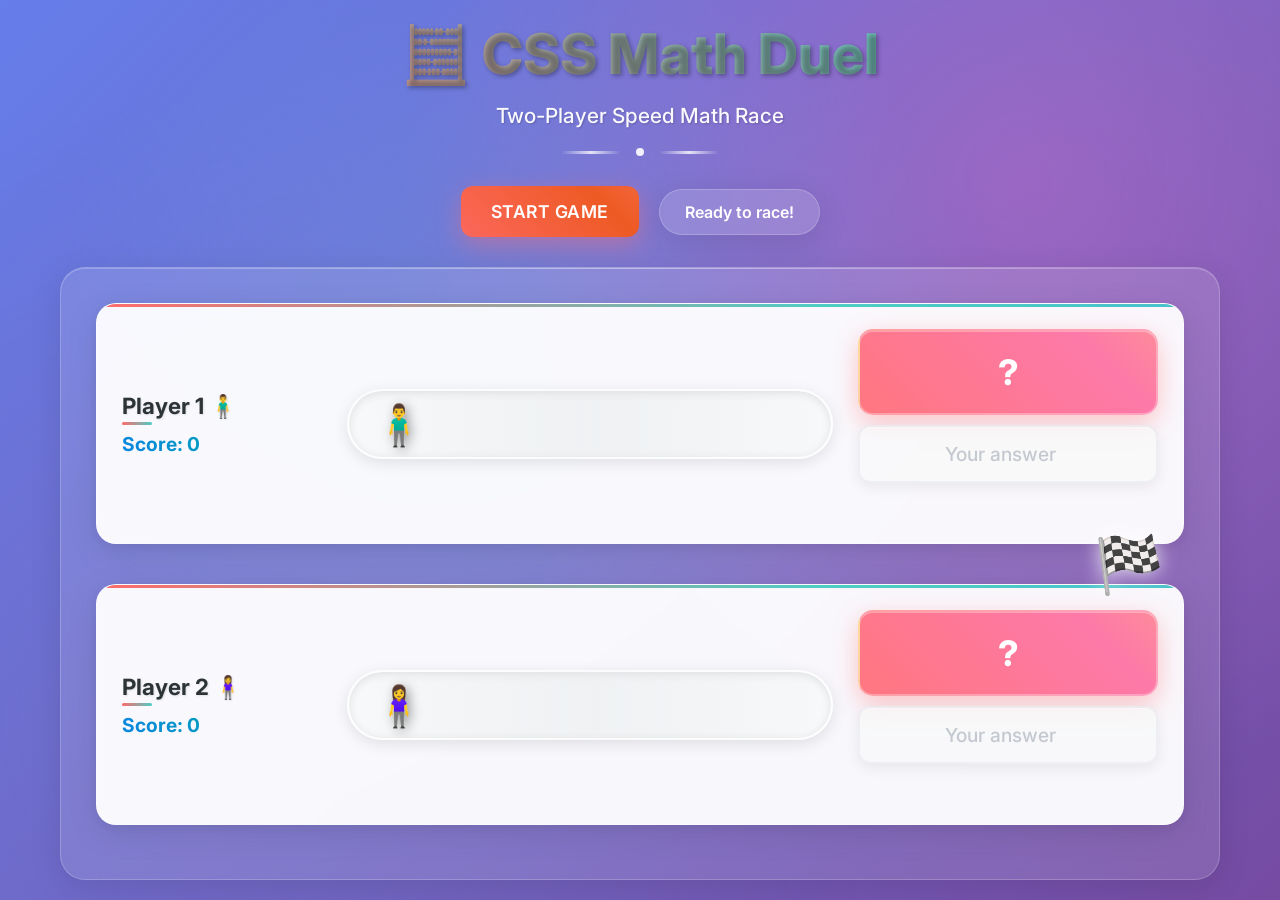
<file: Games/CSS_Math_Duel/index.html>
<!DOCTYPE html>
<html lang="en">
<head>
    <meta charset="UTF-8">
    <meta name="viewport" content="width=device-width, initial-scale=1.0">
    <title>CSS Math Duel - Two-Player Speed Math Race</title>
    <link rel="stylesheet" href="style.css">
    <link href="https://fonts.googleapis.com/css2?family=Inter:wght@400;600;800&display=swap" rel="stylesheet">
</head>
<body>
    <div class="game-container">
        <header class="game-header">
            <h1>🧮 CSS Math Duel</h1>
            <p>Two-Player Speed Math Race</p>
            <div class="header-decoration">
                <div class="decoration-line"></div>
                <div class="decoration-dot"></div>
                <div class="decoration-line"></div>
            </div>
        </header>

        <div class="game-controls">
            <button id="startBtn" class="btn btn-primary">Start Game</button>
            <button id="restartBtn" class="btn btn-secondary" style="display: none;">Restart</button>
            <div class="game-status">
                <span id="gameStatus">Ready to race!</span>
            </div>
        </div>

        <div class="race-track-container">
            <div class="race-track">
                <div class="finish-line">🏁</div>
                
                <!-- Player 1 Section -->
                <div class="player-section" id="player1-section">
                    <div class="player-info">
                        <h3>Player 1 🧍‍♂️</h3>
                        <div class="score">Score: <span id="score1">0</span></div>
                    </div>
                    
                    <div class="player-track">
                        <div class="avatar" id="avatar1">🧍‍♂️</div>
                        <div class="track-progress"></div>
                    </div>
                    
                    <div class="question-section">
                        <div class="question" id="question1">?</div>
                        <input type="number" id="answer1" placeholder="Your answer" disabled>
                        <div class="feedback" id="feedback1"></div>
                    </div>
                </div>

                <!-- Player 2 Section -->
                <div class="player-section" id="player2-section">
                    <div class="player-info">
                        <h3>Player 2 🧍‍♀️</h3>
                        <div class="score">Score: <span id="score2">0</span></div>
                    </div>
                    
                    <div class="player-track">
                        <div class="avatar" id="avatar2">🧍‍♀️</div>
                        <div class="track-progress"></div>
                    </div>
                    
                    <div class="question-section">
                        <div class="question" id="question2">?</div>
                        <input type="number" id="answer2" placeholder="Your answer" disabled>
                        <div class="feedback" id="feedback2"></div>
                    </div>
                </div>
            </div>
        </div>

        <div class="winner-modal" id="winnerModal">
            <div class="modal-content">
                <h2 id="winnerText">🎉 Winner!</h2>
                <p id="winnerDetails"></p>
                <button id="playAgainBtn" class="btn btn-primary">Play Again</button>
            </div>
        </div>

        <div class="confetti-container" id="confettiContainer"></div>
    </div>

    <script src="script.js"></script>
</body>
</html>
</file>
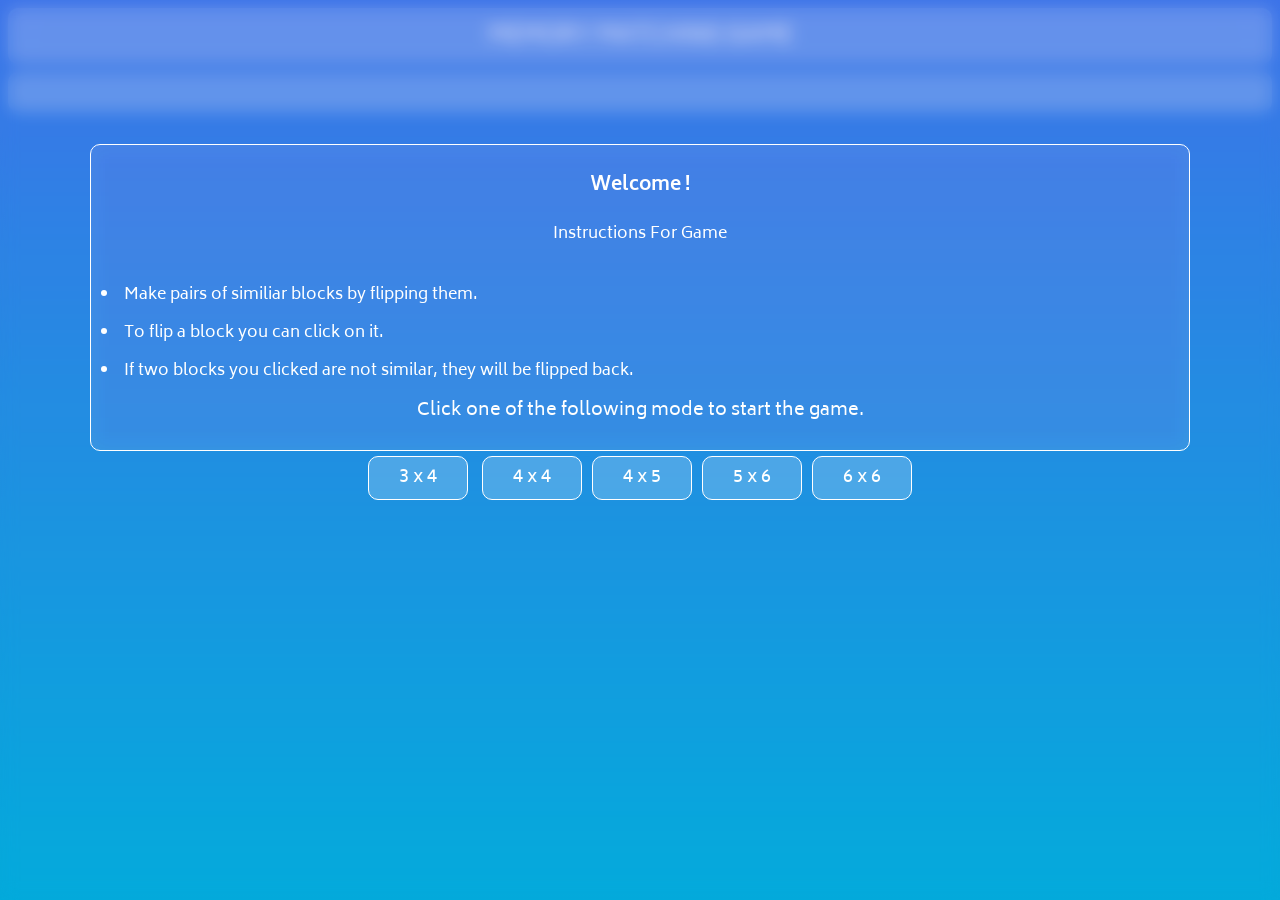
<file: Games/Memory_Match/index.html>
<!DOCTYPE html>
<html lang="en">
<head>
    <meta charset="UTF-8">
    <meta http-equiv="X-UA-Compatible" content="IE=edge">
    <meta name="viewport" content="width=device-width, initial-scale=1.0">
    <title>Memory Matching Game</title>
    <link rel="shortcut icon" type="image/jpg" href="Images\fevicon.PNG"/>
    <link rel="stylesheet" href="style.css">
    <script src="https://code.jquery.com/jquery-3.2.1.min.js"> </script>
    <script src="script.js"> </script>
</head>
<body>
    <div id="ol"> </div>
    <div style="height: 8px;"></div>
    <div id="title">
    <span id="logo">MEMORY MATCHING GAME</span>
    </div>

    <div id="title" style="height: 40px;">
        <span id="moves"></span>
        <span id="time"></span>
    </div>
  <div id="gameWinOverlay" class="overlay hidden">
    <h2>Congratulations! You matched all cards!</h2>
    <p id="finalStats"></p> <!-- ✅ Add this line -->
    <button id="restartBtn">Restart</button>
     <button id="exitBtn">Exit</button>
  </div>
    <center>
        <table cellspacing="0"></table>
    </center>
</body>
</html>
</file>
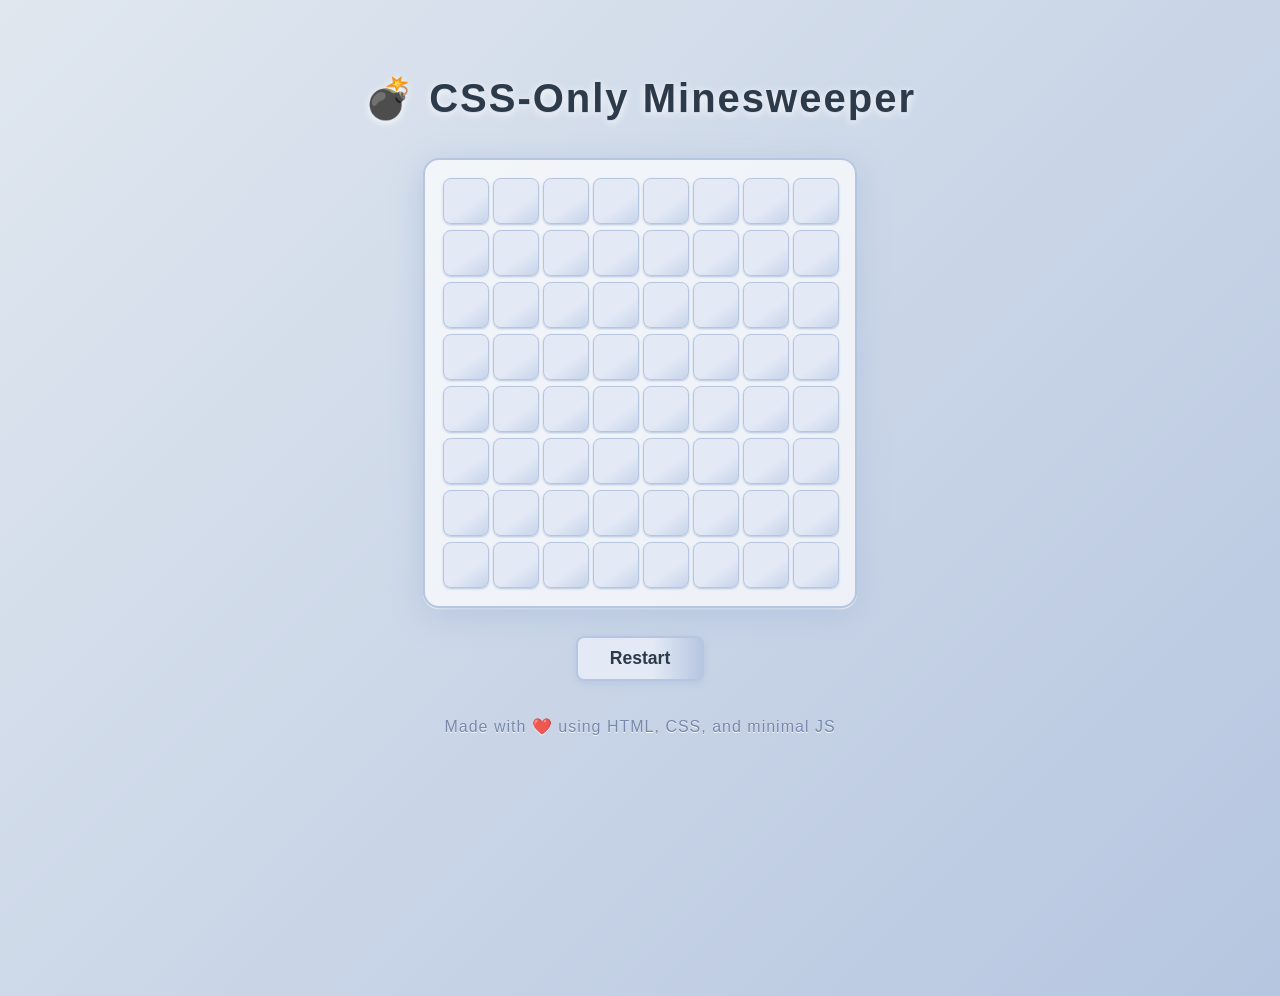
<file: Games/Minesweeper/index.html>
<!DOCTYPE html>
<html lang="en">
<head>
  <meta charset="UTF-8" />
  <meta name="viewport" content="width=device-width, initial-scale=1.0" />
  <title>CSS-Only Minesweeper</title>
  <link rel="stylesheet" href="style.css" />
</head>
<body>
  <header>
    <h1>💣 CSS-Only Minesweeper</h1>
  </header>
  <div class="grid" id="minesweeper-grid">
    <!-- Grid will be generated by JS -->
  </div>
  <button onclick="location.reload()">Restart</button>
  <input type="checkbox" id="gameover-toggle" />
  <div class="gameover">
    <div>💥 Game Over!</div>
    <button onclick="location.reload()">Restart</button>
  </div>
  <footer>
    <div class="credits">Made with ❤️ using HTML, CSS, and minimal JS</div>
  </footer>
  <script>
    const SIZE = 8;
    const MINES = 10;
    const grid = [];
    const minePositions = new Set();
    while (minePositions.size < MINES) {
      minePositions.add(Math.floor(Math.random() * SIZE * SIZE));
    }
    for (let i = 0; i < SIZE * SIZE; i++) {
      grid[i] = minePositions.has(i) ? 'mine' : 'empty';
    }
    // Calculate numbers
    function getNeighbors(idx) {
      const x = idx % SIZE, y = Math.floor(idx / SIZE);
      const neighbors = [];
      for (let dy = -1; dy <= 1; dy++) {
        for (let dx = -1; dx <= 1; dx++) {
          if (dx === 0 && dy === 0) continue;
          const nx = x + dx, ny = y + dy;
          if (nx >= 0 && nx < SIZE && ny >= 0 && ny < SIZE) {
            neighbors.push(ny * SIZE + nx);
          }
        }
      }
      return neighbors;
    }
    for (let i = 0; i < SIZE * SIZE; i++) {
      if (grid[i] === 'mine') continue;
      const neighbors = getNeighbors(i);
      const count = neighbors.filter(n => grid[n] === 'mine').length;
      if (count > 0) {
        grid[i] = { type: 'number', count };
      }
    }
    // Render grid
    const gridDiv = document.getElementById('minesweeper-grid');
    gridDiv.innerHTML = '';
    for (let i = 0; i < SIZE * SIZE; i++) {
      let label = document.createElement('label');
      label.className = 'cell';
      let input = document.createElement('input');
      input.type = 'checkbox';
      input.tabIndex = 0;
      input.checked = false; // Ensure not checked by default
      let span = document.createElement('span');
      if (grid[i] === 'mine') {
        label.setAttribute('data-type', 'mine');
        span.textContent = '💣';
        // Add event to trigger game over
        input.addEventListener('change', function() {
          if (input.checked) {
            document.getElementById('gameover-toggle').checked = true;
          }
        });
      } else if (typeof grid[i] === 'object' && grid[i].type === 'number') {
        label.setAttribute('data-type', 'number');
        label.setAttribute('data-count', grid[i].count);
        span.textContent = grid[i].count;
      } else {
        label.setAttribute('data-type', 'empty');
        span.textContent = '';
      }
      label.appendChild(input);
      label.appendChild(span);
      gridDiv.appendChild(label);
    }
    // Ensure gameover overlay is hidden on restart
    document.getElementById('gameover-toggle').checked = false;
  </script>
</body>
</html>
</file>
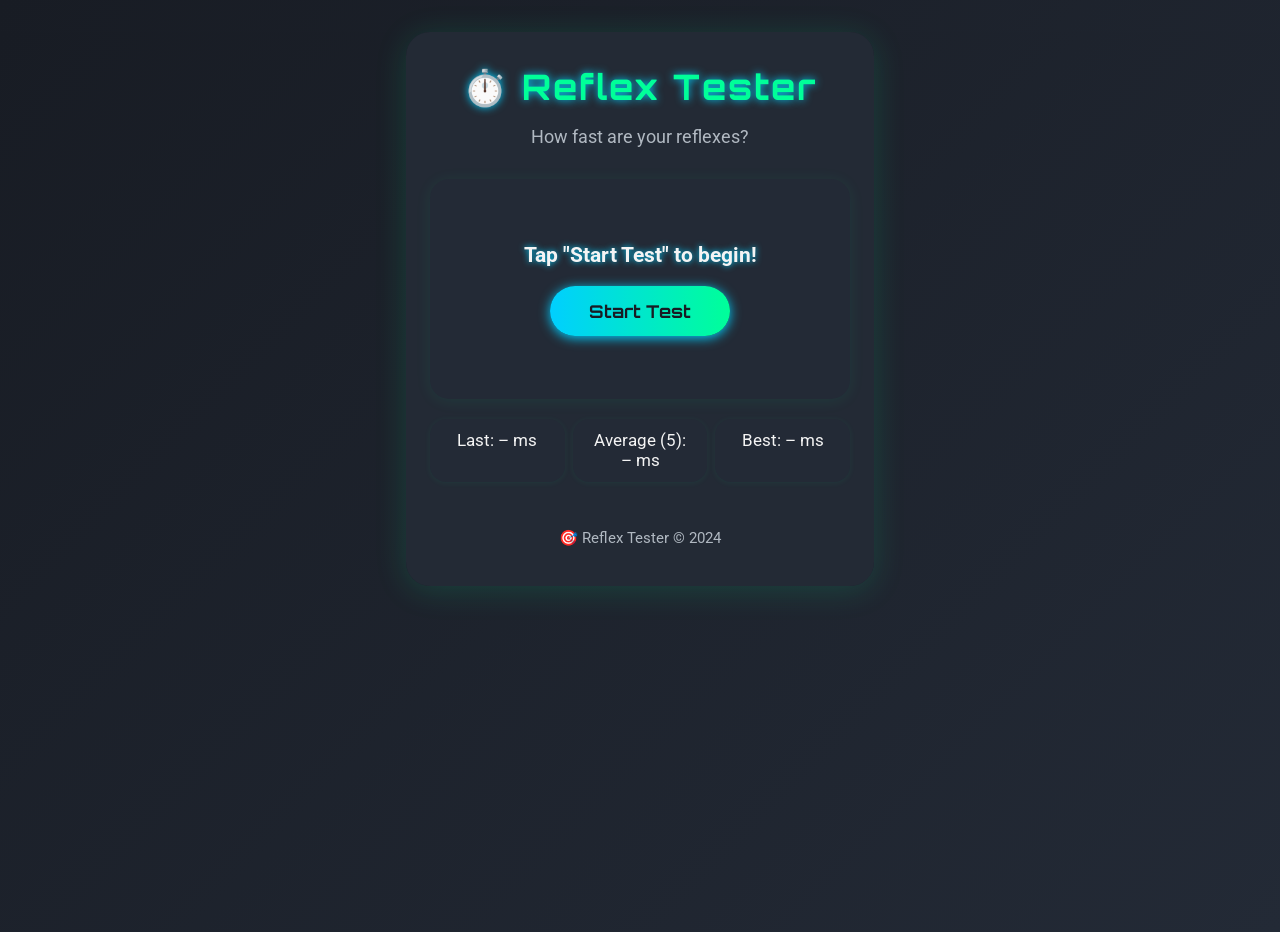
<file: Games/Reflex_tester/index.html>
<!DOCTYPE html>
<html lang="en">
<head>
  <meta charset="UTF-8">
  <meta name="viewport" content="width=device-width, initial-scale=1.0">
  <title>⏱️ Reflex Tester - Reaction Time Game</title>
  <link rel="stylesheet" href="style.css">
</head>
<body>
  <div class="container">
    <header>
      <h1>⏱️ Reflex Tester</h1>
      <p class="subtitle">How fast are your reflexes?</p>
    </header>
    <main>
      <div id="game-area" class="game-area">
        <div id="message" class="message">Tap "Start Test" to begin!</div>
        <button id="start-btn" class="start-btn">Start Test</button>
      </div>
      <div class="stats">
        <div class="stat">
          <span>Last:</span> <span id="last-time">–</span> ms
        </div>
        <div class="stat">
          <span>Average (5):</span> <span id="avg-time">–</span> ms
        </div>
        <div class="stat">
          <span>Best:</span> <span id="best-time">–</span> ms
        </div>
      </div>
    </main>
    <footer>
      <p>🎯 Reflex Tester &copy; 2024</p>
    </footer>
  </div>
  <script src="script.js"></script>
</body>
</html>
</file>
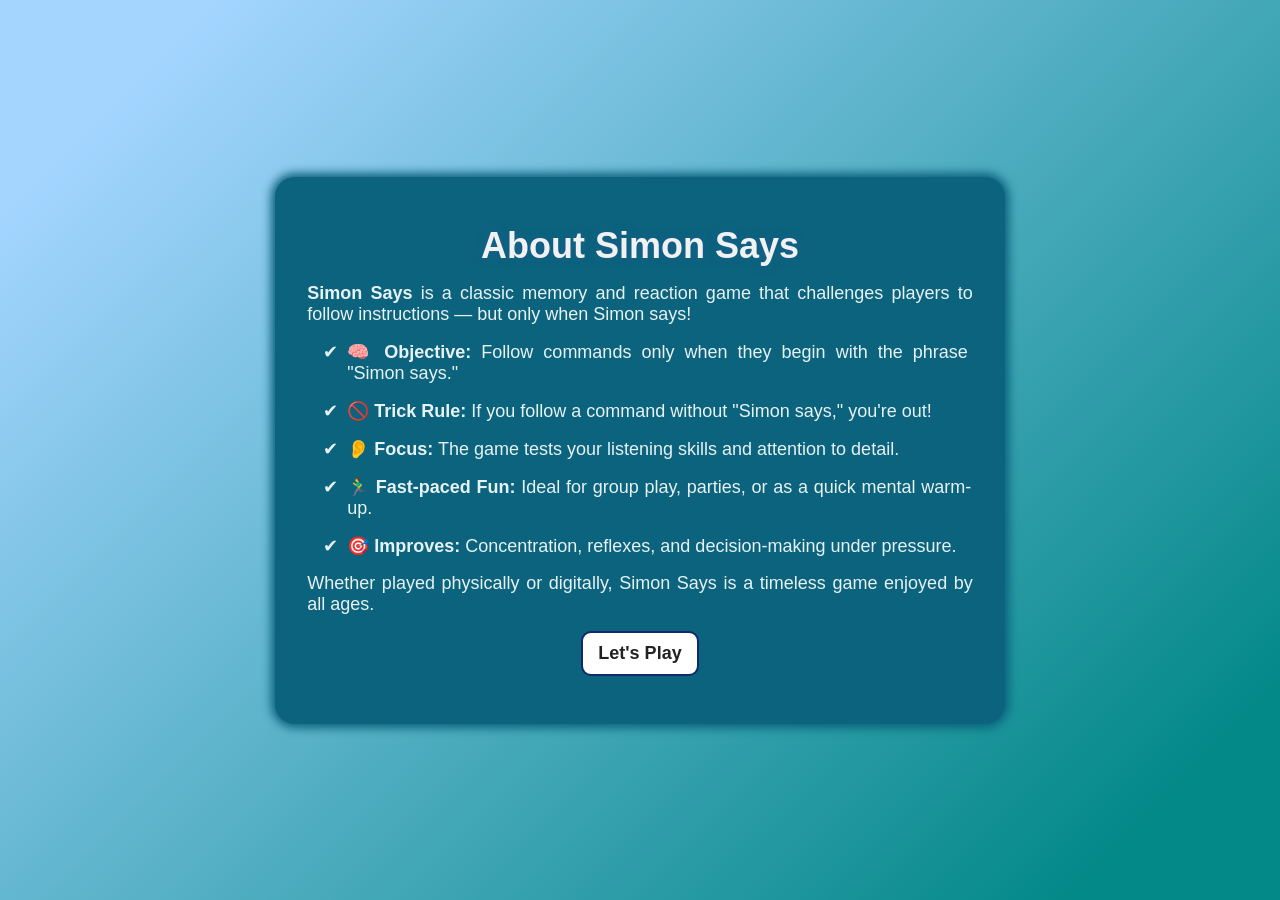
<file: Games/Simon_Says_Game/index.html>
<!DOCTYPE html>
<html lang="en">
  <head>
    <meta charset="UTF-8" />
    <meta name="viewport" content="width=device-width, initial-scale=1.0" />
    <title>Simon Says Game</title>
    <link rel="stylesheet" href="style.css" />
  </head>
  <body>
    <div class="game-content">
      <h2>About Simon Says</h2>
      <p>
        <strong>Simon Says</strong> is a classic memory and reaction game that
        challenges players to follow instructions — but only when Simon says!
      </p>

      <ul>
        <li>
          <b>🧠 Objective:</b> Follow commands only when they begin with the
          phrase "Simon says."
        </li>
        <li>
          <b>🚫 Trick Rule: </b> If you follow a command without "Simon says,"
          you're out!
        </li>
        <li>
          <b>👂 Focus:</b> The game tests your listening skills and attention to
          detail.
        </li>
        <li>
          <b>🏃‍♂️ Fast-paced Fun:</b> Ideal for group play, parties, or as a quick
          mental warm-up.
        </li>
        <li>
          <b>🎯 Improves:</b> Concentration, reflexes, and decision-making under
          pressure.
        </li>
      </ul>

      <p>
        Whether played physically or digitally, Simon Says is a timeless game
        enjoyed by all ages.
      </p>
      <button id="displayBtn" style="width: fit-content; padding: 10px 15px">
        Let's Play
      </button>
    </div>
    <div class="main-content">
      <h2 class="heading">Simon Says Game</h2>
      <div class="outerBox">
        <h3>(Press any key to start)</h3>
        <h4
          style="
            font-size: 24px;
            color: rgb(11, 6, 6);
            text-shadow: 0px 0px 10px rgb(113, 33, 33);
          "
        >
          Score:
        </h4>
        <!--Creating four box in the playground-->
        <div class="playground">
          <div
            class="box"
            id="box1"
            style="
              background: linear-gradient(
                #9e1916,
                #cd1c18,
                #e3231f,
                #f5423e,
                #fd6f6c
              );
            "
          ></div>
          <div
            class="box"
            id="box2"
            style="
              background: linear-gradient(#1c791d, #32cd32, #54d454, #8de88d);
            "
          ></div>
          <div
            class="box"
            id="box3"
            style="
              background: linear-gradient(
                #0047ab,
                #004dd7,
                #0076ff,
                #35c1ff,
                #aee6ff
              );
            "
          ></div>
          <div
            class="box"
            id="box4"
            style="
              background: linear-gradient(#edb505, #fdd017, #ffe345, #fff289);
            "
          ></div>
        </div>
        <!--Help-->
        <div class="button">
          <button class="help">Help</button>
          <button class="reset">Reset</button>
        </div>
      </div>

      <div class="nav-link">
        <a href="../../index.html">Home</a>
      </div>
    </div>

    <script src="game.js"></script>
  </body>
</html>
</file>
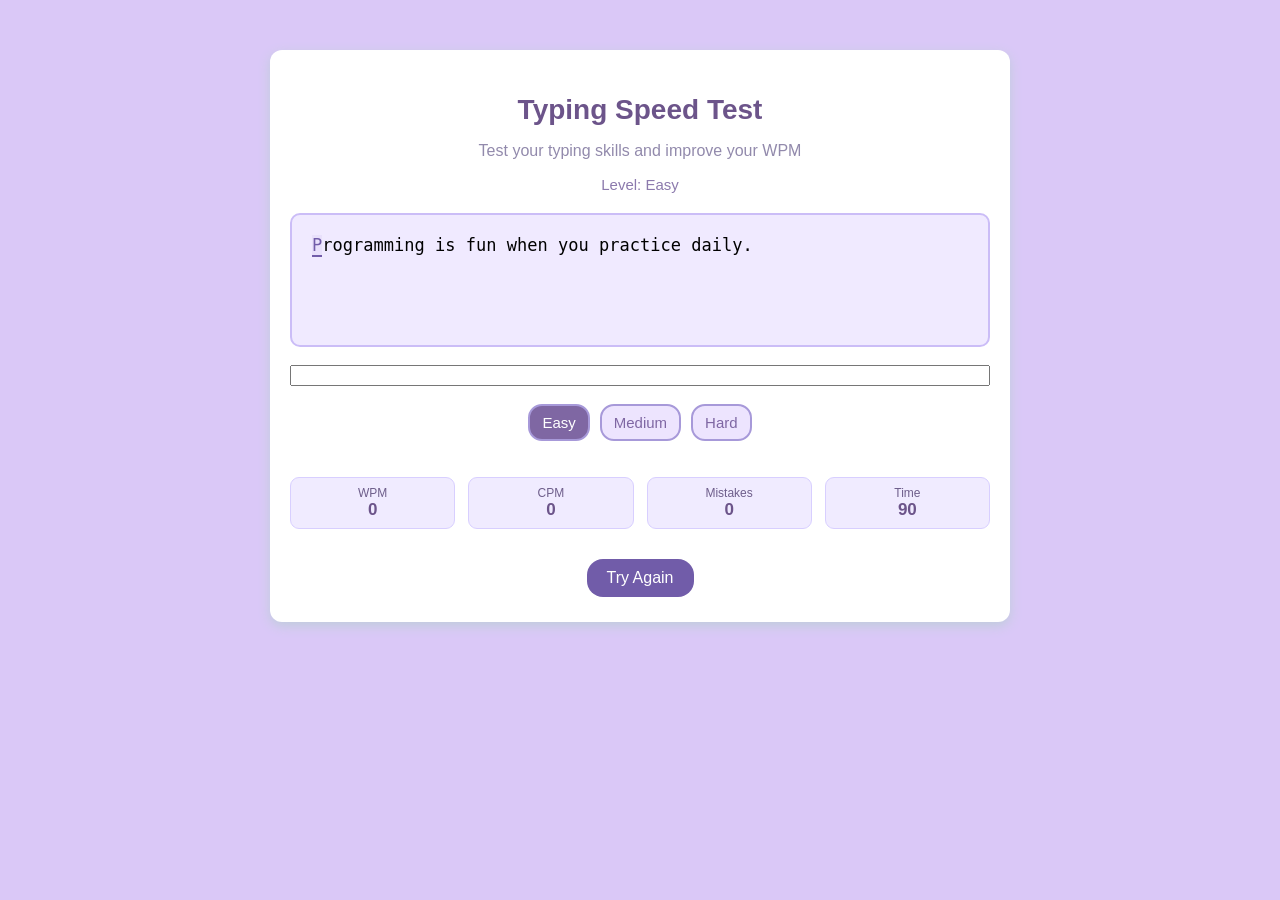
<file: Games/Typing_Speed_Test/index.html>
<!DOCTYPE html>
<html lang="en">
<head>
    <meta charset="UTF-8">
    <meta name="viewport" content="width=device-width, initial-scale=1.0">
    <title>Typing Speed Test</title>
    <link rel="stylesheet" href="style.css">
</head>
<body>
    <div class="container">
        <div class="typing-test">
            <div class="header">
                <h1>Typing Speed Test</h1>
                <p class="subtitle">Test your typing skills and improve your WPM</p>
            </div>
            
            <div class="content-area">
                <div class="quote-text" tabindex="0" id="quote"></div>
                <input type="text" class="hidden-input" id="input">
                
                <div class="stats-panel">
                    <div class="stat-box">
                        <div class="stat-label">WPM</div>
                        <div class="stat-value" id="wpm">0</div>
                    </div>
                    <div class="stat-box">
                        <div class="stat-label">CPM</div>
                        <div class="stat-value" id="cpm">0</div>
                    </div>
                    <div class="stat-box">
                        <div class="stat-label">Mistakes</div>
                        <div class="stat-value" id="mistakes">0</div>
                    </div>
                    <div class="stat-box">
                        <div class="stat-label">Time</div>
                        <div class="stat-value" id="time">60</div>
                    </div>
                </div>
                
                <button class="btn restart-btn" id="restart">Try Again</button>
            </div>
        </div>
    </div>
    
    <script src="script.js"></script>
</body>
</html>
</file>
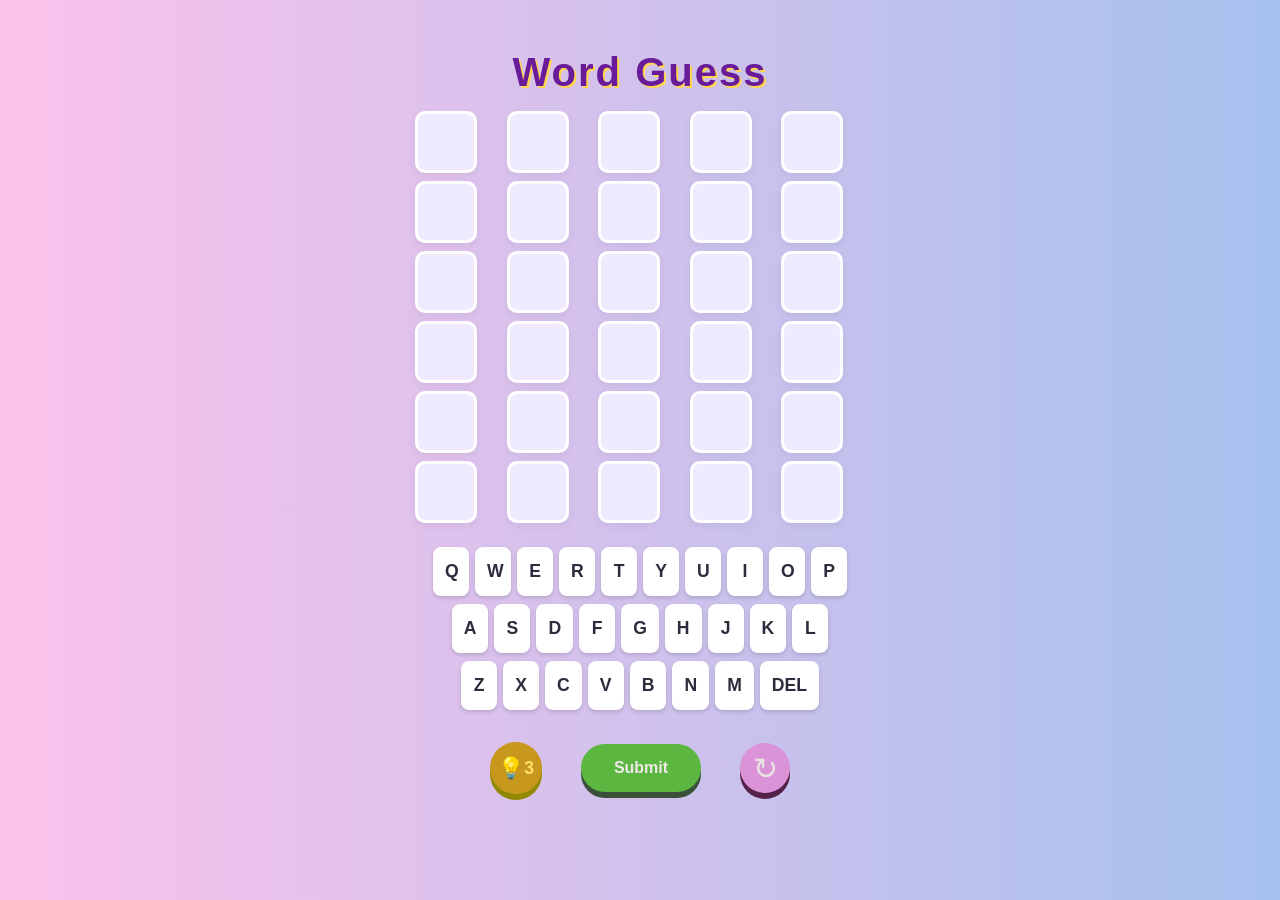
<file: Games/Word_guess/index.html>
<!DOCTYPE html>
<html lang="en">
<head>
  <meta charset="UTF-8">
  <meta name="viewport" content="width=device-width, initial-scale=1.0">
  <title>Word Guess Game (Wordle Clone)</title>
  <link rel="stylesheet" href="styles.css">
</head>
<body>
    <div style="display: flex; justify-content: center; align-items: center; max-width: 400px; margin: 18px auto 0 auto; width: 100vw;">
        
      </div>
      
    
  <h1 class="game-title"> Word Guess</h1>
  <div id="game">
    <div id="board"></div>
    <div id="keyboard"></div>
  
    <div id="control-row">
        <button id="clue-btn" title="Get a clue!">
          <span id="clue-icon">💡</span>
          <span id="clue-count">3</span>
        </button>
      
        <button id="submit-btn" >Submit</button>
      
        <button id="restart">&#x21bb;</button>
      </div>
  
    <div id="message"></div>
  </div>
  
  <script src="script.js"></script>
</body>
</html>
</file>
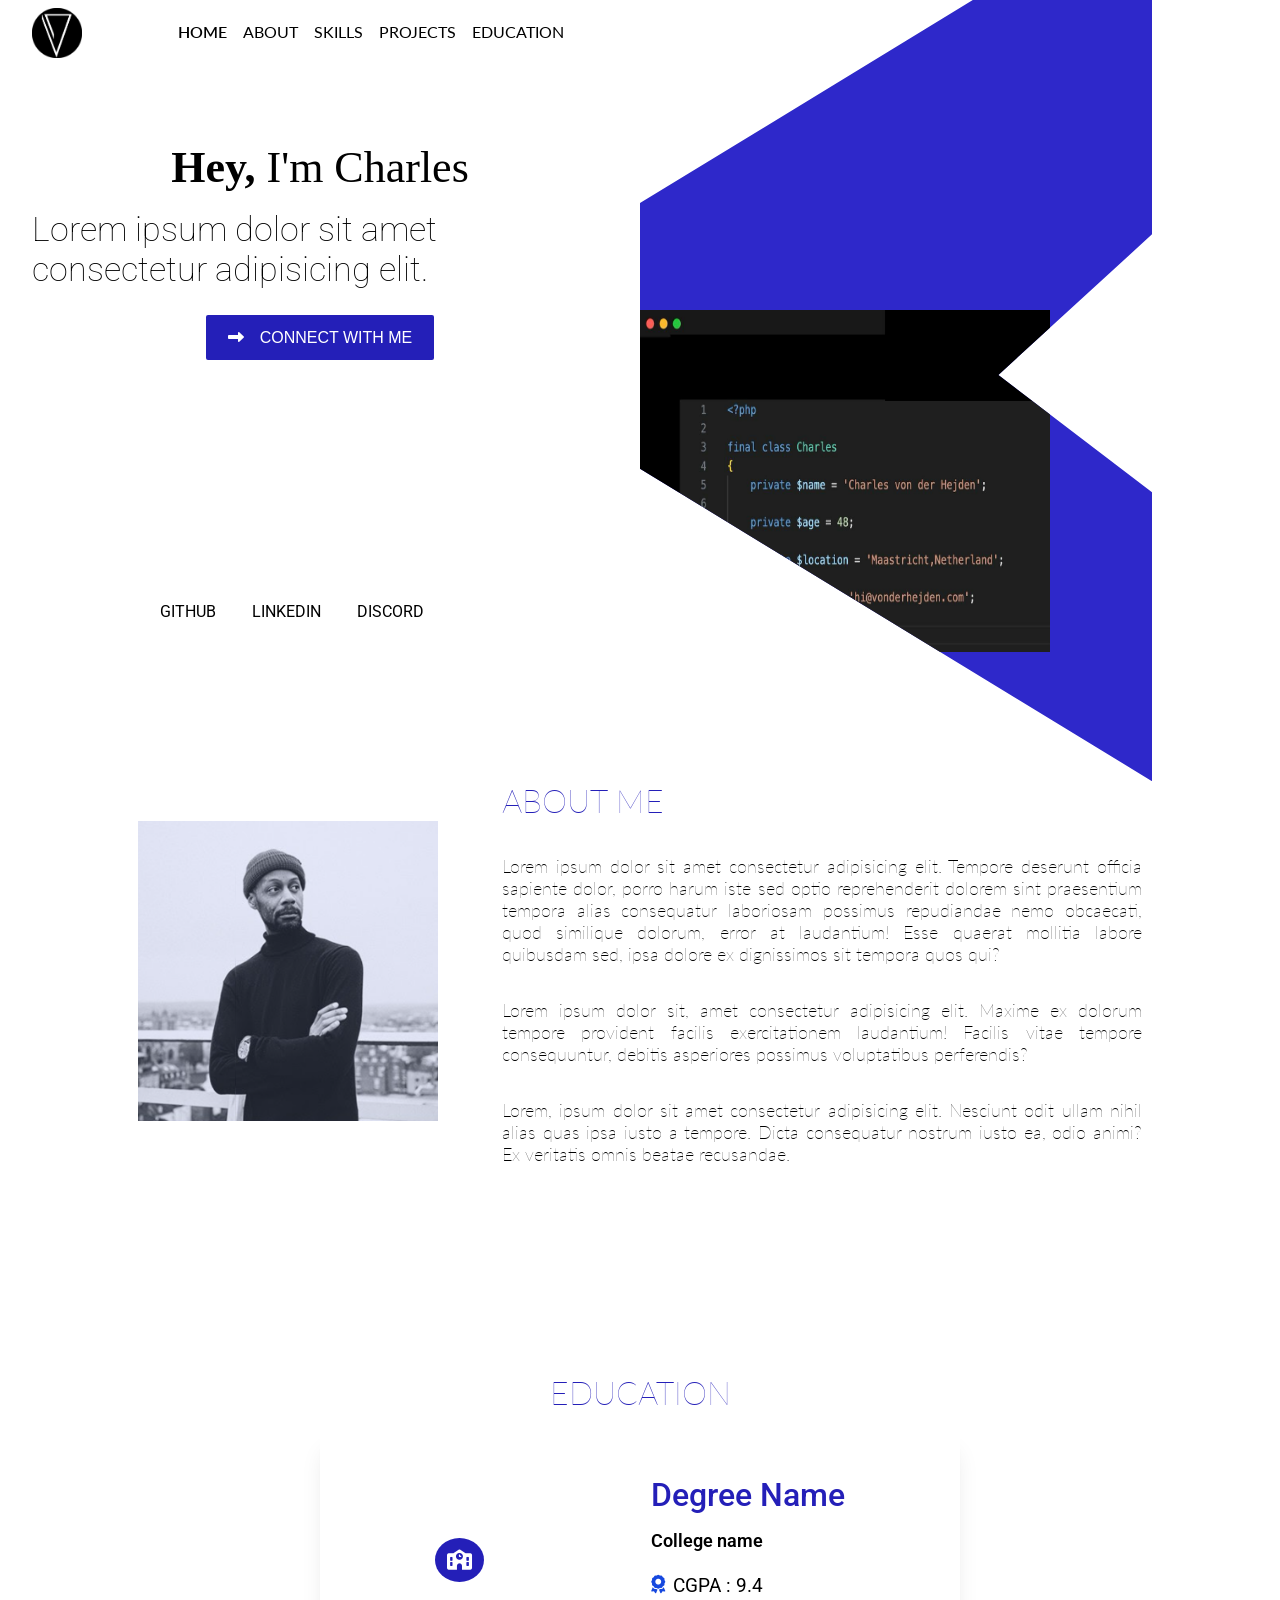
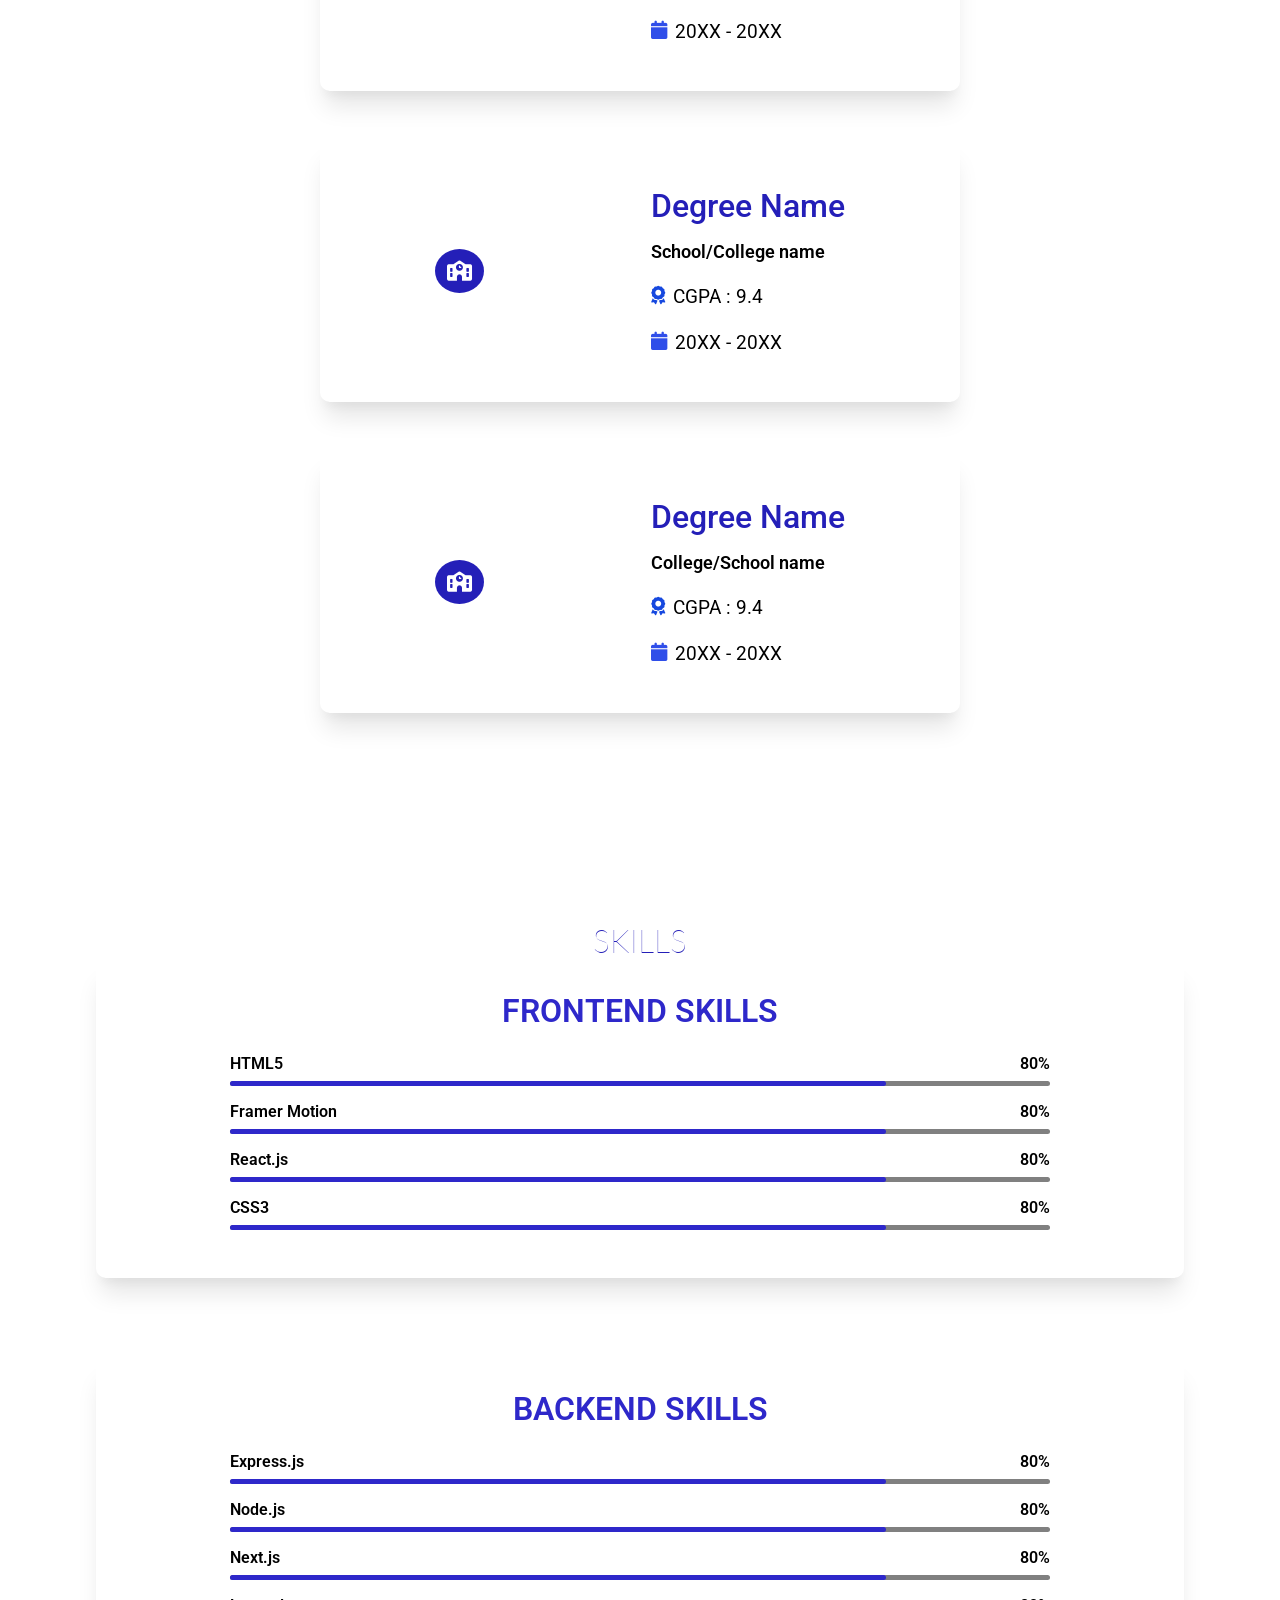
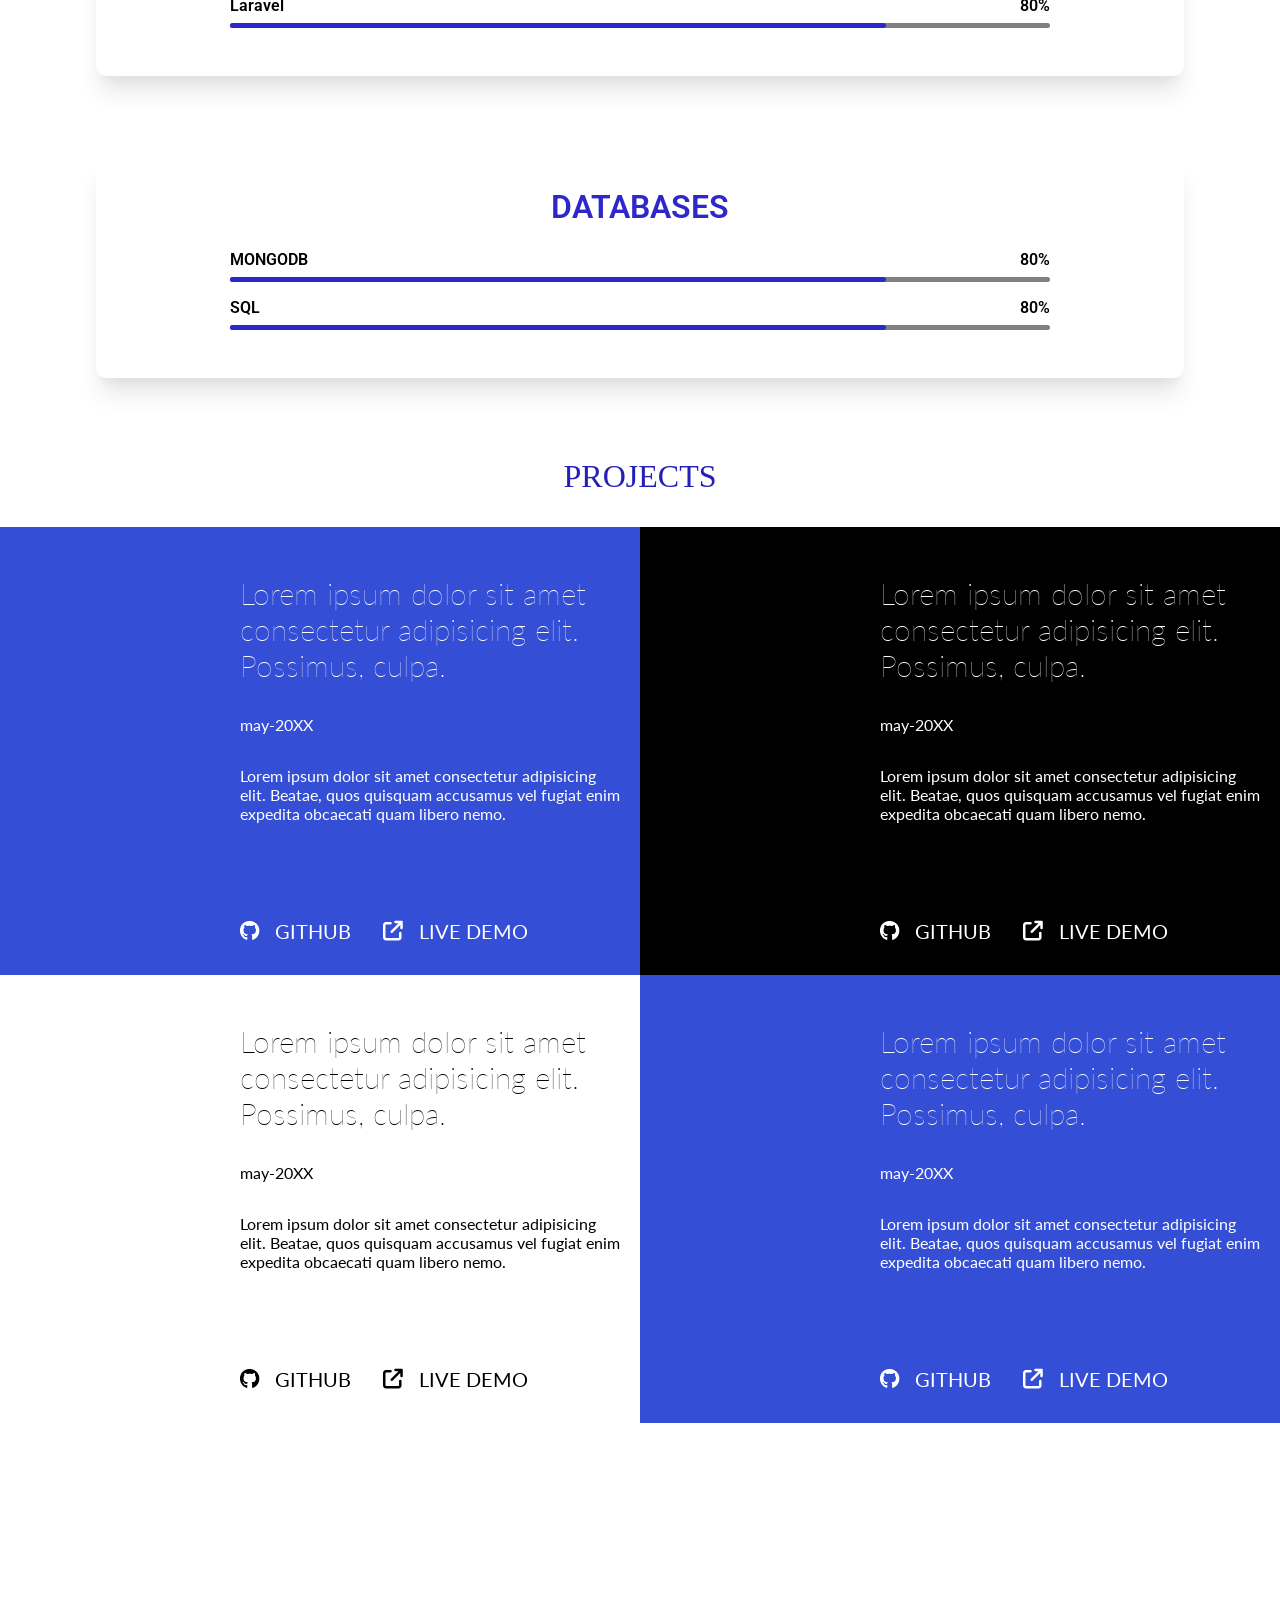
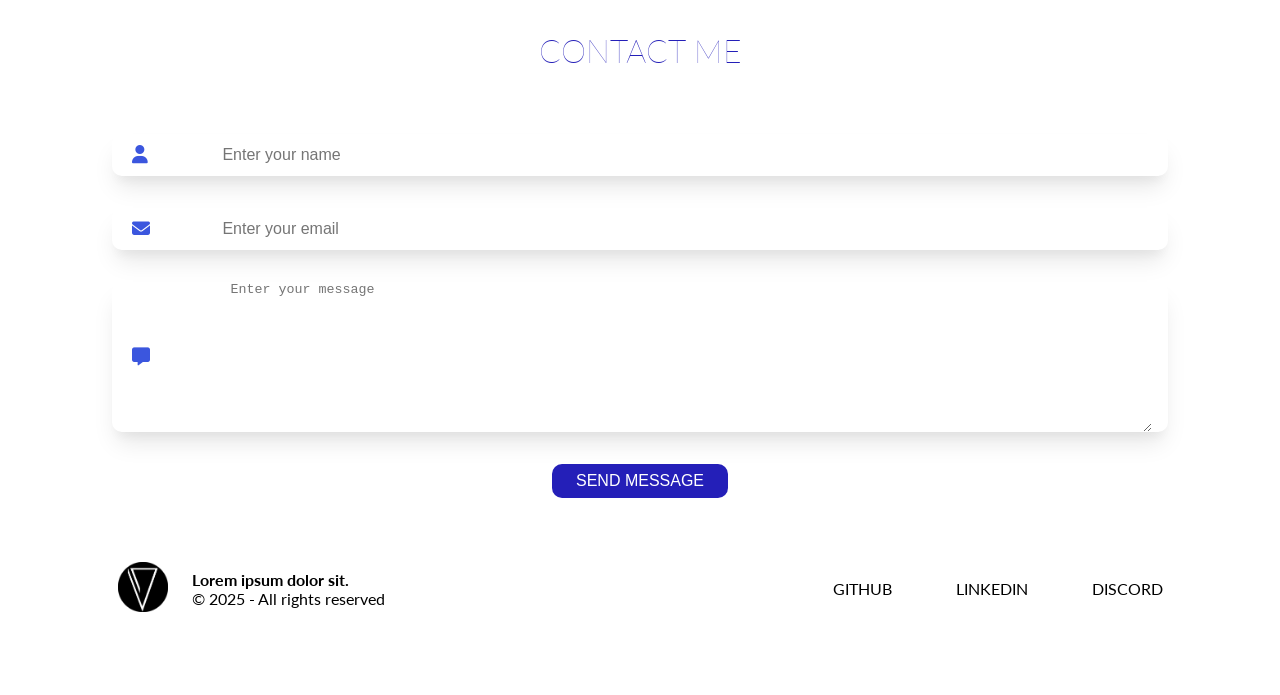
<file: website/Responsive_Websites/Portfolio/index.html>
<!DOCTYPE html>
<html lang="en">
  <head>
    <meta charset="UTF-8" />
    <meta name="viewport" content="width=device-width, initial-scale=1.0" />
    <title>Portfolio Cloning</title>
    <link rel="stylesheet" href="style.css" />

    <!--font style for text-->

    <link
      href="https://fonts.googleapis.com/css?family=Lato:400,700"
      rel="stylesheet"
      type="text/css"
    />
    <link
      href="https://fonts.googleapis.com/css?family=Roboto"
      rel="stylesheet"
    />

    <!--inclusion of cdn js link to access font-awesome icons-->

    <link
      rel="stylesheet"
      href="https://cdnjs.cloudflare.com/ajax/libs/font-awesome/6.7.2/css/all.min.css"
      integrity="sha512-Evv84Mr4kqVGRNSgIGL/F/aIDqQb7xQ2vcrdIwxfjThSH8CSR7PBEakCr51Ck+w+/U6swU2Im1vVX0SVk9ABhg=="
      crossorigin="anonymous"
      referrerpolicy="no-referrer"
    />
  </head>
  <body>
    <header>
      <div class="navbar">
        <div class="nav-only">
          <div class="nav-logo">
            <img src="nav_logo.png" width="50" height="50" />
          </div>

          <div class="nav-links">
            <a
              href="#"
              style="text-decoration: none; color: black; font-weight: 600"
              >HOME</a
            >
            <a href="#" style="text-decoration: none; color: black">ABOUT</a>
            <a
              href="#"
              style="text-decoration: none; color: black"
              id="services"
              >SKILLS</a
            >
            <a href="#" style="text-decoration: none; color: black" id="blog"
              >PROJECTS</a
            >
            <a href="#" style="text-decoration: none; color: black" id="blog"
              >EDUCATION</a
            >
          </div>
        </div>

        <div class="introduction">
          <h1 style="font-weight: 80; font-family: Verdana">
            <span style="font-weight: 600">Hey, </span> I'm Charles
          </h1>
          <p style="font-size: 34px; font-family: roboto; font-weight: 50">
            Lorem ipsum dolor sit amet consectetur adipisicing elit.
          </p>
          <button class="workBtn">
            <div><i class="fa-solid fa-right-long"></i></div>
            <div>
              <span> CONNECT WITH ME </span>
            </div>
          </button>
        </div>

        <!--contact-links-->
        <div class="contact-links">
          <a href="#">GITHUB</a>
          <a href="#">LINKEDIN</a>
          <a href="#">DISCORD</a>
        </div>
      </div>

      <div class="triangle">
        <button class="workBtn navBar">
          <div>
            <i class="fa-solid fa-right-long"></i>
          </div>
          <div>
            <span> WORK WITH ME </span>
          </div>
        </button>
        <div class="adjacent">
          <div class="code_image">
            <img src="code_image.jpg" width="515" height="305" />
          </div>
        </div>
      </div>
    </header>

    <!--about section-->
    <div class="about">
      <div class="about-div">
        <div class="profile-pic">
          <img src="profile-pic.png" width="300" height="300" />
        </div>

        <div class="about-me">
          <h1>ABOUT ME</h1>

          <p>
            Lorem ipsum dolor sit amet consectetur adipisicing elit. Tempore
            deserunt officia sapiente dolor, porro harum iste sed optio
            reprehenderit dolorem sint praesentium tempora alias consequatur
            laboriosam possimus repudiandae nemo obcaecati, quod similique
            dolorum, error at laudantium! Esse quaerat mollitia labore quibusdam
            sed, ipsa dolore ex dignissimos sit tempora quos qui?
          </p>

          <p>
            Lorem ipsum dolor sit, amet consectetur adipisicing elit. Maxime ex
            dolorum tempore provident facilis exercitationem laudantium! Facilis
            vitae tempore consequuntur, debitis asperiores possimus voluptatibus
            perferendis?
          </p>

          <p>
            Lorem, ipsum dolor sit amet consectetur adipisicing elit. Nesciunt
            odit ullam nihil alias quas ipsa iusto a tempore. Dicta consequatur
            nostrum iusto ea, odio animi? Ex veritatis omnis beatae recusandae.
          </p>
        </div>
      </div>
    </div>

    <!--EDUCATION SECTION-->
    <h1 class="heading" style="margin-bottom: 1rem">EDUCATION</h1>
    <div class="educationDiv">
      <div class="education">
        <div class="educationBox">
          <div id="iconDiv">
            <i class="fa-solid fa-school" style="color: white"></i>
          </div>
          <div>
            <h1>Degree Name</h1>
            <p>College name</p>
            <h3>
              <i class="fa-solid fa-award" style="color: #1648df"></i> CGPA :
              9.4
            </h3>
            <h3>
              <i class="fa-solid fa-calendar" style="color: #2f4ee9"></i> 20XX -
              20XX
            </h3>
          </div>
        </div>
        <div class="educationBox">
          <div id="iconDiv">
            <i class="fa-solid fa-school" style="color: white"></i>
          </div>
          <div>
            <h1>Degree Name</h1>
            <p>School/College name</p>
            <h3>
              <i class="fa-solid fa-award" style="color: #1648df"></i> CGPA :
              9.4
            </h3>
            <h3>
              <i class="fa-solid fa-calendar" style="color: #2f4ee9"></i> 20XX -
              20XX
            </h3>
          </div>
        </div>
        <div class="educationBox">
          <div id="iconDiv">
            <i class="fa-solid fa-school" style="color: white"></i>
          </div>
          <div>
            <h1>Degree Name</h1>
            <p>College/School name</p>
            <h3>
              <i class="fa-solid fa-award" style="color: #1648df"></i> CGPA :
              9.4
            </h3>
            <h3>
              <i class="fa-solid fa-calendar" style="color: #2f4ee9"></i> 20XX -
              20XX
            </h3>
          </div>
        </div>
      </div>
    </div>

    <!--SKILLS-->
    <h1 class="heading">SKILLS</h1>
    <div class="services">
      <div class="skillDiv">
        <h1>FRONTEND SKILLS</h1>
        <div>
          <div class="skill">
            <div class="skill-name">
              <p>HTML5</p>
              <p>80%</p>
            </div>
            <div class="progress">
              <div class="progress-bar"></div>
            </div>
          </div>
          <div class="skill">
            <div class="skill-name">
              <p>Framer Motion</p>
              <p>80%</p>
            </div>
            <div class="progress">
              <div class="progress-bar"></div>
            </div>
          </div>
          <div class="skill">
            <div class="skill-name">
              <p>React.js</p>
              <p>80%</p>
            </div>
            <div class="progress">
              <div class="progress-bar"></div>
            </div>
          </div>
          <div class="skill">
            <div class="skill-name">
              <p>CSS3</p>
              <p>80%</p>
            </div>
            <div class="progress">
              <div class="progress-bar"></div>
            </div>
          </div>
        </div>
      </div>
      <div class="skillDiv">
        <h1>BACKEND SKILLS</h1>
        <div>
          <div class="skill">
            <div class="skill-name">
              <p>Express.js</p>
              <p>80%</p>
            </div>
            <div class="progress">
              <div class="progress-bar"></div>
            </div>
          </div>
          <div class="skill">
            <div class="skill-name">
              <p>Node.js</p>
              <p>80%</p>
            </div>
            <div class="progress">
              <div class="progress-bar"></div>
            </div>
          </div>
          <div class="skill">
            <div class="skill-name">
              <p>Next.js</p>
              <p>80%</p>
            </div>
            <div class="progress">
              <div class="progress-bar"></div>
            </div>
          </div>
          <div class="skill">
            <div class="skill-name">
              <p>Laravel</p>
              <p>80%</p>
            </div>
            <div class="progress">
              <div class="progress-bar"></div>
            </div>
          </div>
        </div>
      </div>
      <div class="skillDiv">
        <h1>DATABASES</h1>
        <div>
          <div class="skill">
            <div class="skill-name">
              <p>MONGODB</p>
              <p>80%</p>
            </div>
            <div class="progress">
              <div class="progress-bar"></div>
            </div>
          </div>
          <div class="skill">
            <div class="skill-name">
              <p>SQL</p>
              <p>80%</p>
            </div>
            <div class="progress">
              <div class="progress-bar"></div>
            </div>
          </div>
        
        </div>
      </div>
      </div>
    </div>

    <h1
      style="
        color: #241fb8;
        font-weight: 100;
        text-align: center;
        margin-bottom: 2rem;
        margin-top:5rem
      "
    >
      PROJECTS
    </h1>

    <!-- extra-content and projects -->
    <div class="extra-content">
      <div
        class="div1 square"
        style="background: rgb(52, 79, 213); color: white"
      >
        <div class="content left">
          <h2 style="font-size: 30px; font-weight: 80">
            Lorem ipsum dolor sit amet consectetur adipisicing elit. Possimus, culpa.
          </h2>
          <p>may-20XX</p>
          <p>Lorem ipsum dolor sit amet consectetur adipisicing elit. Beatae, quos quisquam accusamus vel fugiat enim expedita obcaecati quam libero nemo.</p>

          <div class="link">
            <div class="read" style="margin-top: 6rem">
                <i class="fa-brands fa-github" style="color: white"></i>
                <p>GITHUB</p>
              </div>
              <div class="read" style="margin-top: 6rem">
                <i class="fa-solid fa-arrow-up-right-from-square"></i>
                <p>LIVE DEMO</p>
              </div>
          </div>
          
        </div>
      </div>

      <div
        class="div1 square"
        style="background: black; color: white"
      >
        <div class="content left">
          <h2 style="font-size: 30px; font-weight: 80">
            Lorem ipsum dolor sit amet consectetur adipisicing elit. Possimus, culpa.
          </h2>
          <p>may-20XX</p>
          <p>Lorem ipsum dolor sit amet consectetur adipisicing elit. Beatae, quos quisquam accusamus vel fugiat enim expedita obcaecati quam libero nemo.</p>

          <div class="link">
            <div class="read" style="margin-top: 6rem">
                <i class="fa-brands fa-github" style="color: white"></i>
                <p>GITHUB</p>
              </div>
              <div class="read" style="margin-top: 6rem">
                <i class="fa-solid fa-arrow-up-right-from-square"></i>
                <p>LIVE DEMO</p>
              </div>
          </div>
          
        </div>
      </div>

      <div
      class="div1 square"
    >
      <div class="content left">
        <h2 style="font-size: 30px; font-weight: 80">
          Lorem ipsum dolor sit amet consectetur adipisicing elit. Possimus, culpa.
        </h2>
        <p>may-20XX</p>
        <p>Lorem ipsum dolor sit amet consectetur adipisicing elit. Beatae, quos quisquam accusamus vel fugiat enim expedita obcaecati quam libero nemo.</p>

        <div class="link">
          <div class="read" style="margin-top: 6rem">
              <i class="fa-brands fa-github" style="color:black"></i>
              <p>GITHUB</p>
            </div>
            <div class="read" style="margin-top: 6rem">
              <i class="fa-solid fa-arrow-up-right-from-square"></i>
              <p>LIVE DEMO</p>
            </div>
        </div>
        
      </div>
    </div>

    <div
    class="div1 square"
    style="background: rgb(52, 79, 213); color: white"
  >
    <div class="content left">
      <h2 style="font-size: 30px; font-weight: 80">
        Lorem ipsum dolor sit amet consectetur adipisicing elit. Possimus, culpa.
      </h2>
      <p>may-20XX</p>
      <p>Lorem ipsum dolor sit amet consectetur adipisicing elit. Beatae, quos quisquam accusamus vel fugiat enim expedita obcaecati quam libero nemo.</p>

      <div class="link">
        <div class="read" style="margin-top: 6rem">
            <i class="fa-brands fa-github" style="color: white"></i>
            <p>GITHUB</p>
          </div>
          <div class="read" style="margin-top: 6rem">
            <i class="fa-solid fa-arrow-up-right-from-square"></i>
            <p>LIVE DEMO</p>
          </div>
      </div>
      
    </div>
  </div>
    </div>

    <!-- CONTACT FORM -->
     <h1 class="heading"> CONTACT ME</h1>
     <div class="form">
     <form>
        <div class="labelDiv">
            <label><i class="fa-solid fa-user" style="color: #3b56de;"></i>
            <input type="text" name="fullname" placeholder="Enter your name" />
            </label>
        </div>
        <div class="labelDiv">
            <label><i class="fa-solid fa-envelope" style="color: #3b56de;"></i>
            <input type="email" name="email" placeholder="Enter your email" />
            </label>
        </div>
        <div class="labelDiv">
            <label>
                <i class="fa-solid fa-message" style="color: #3b56de;"></i>
                <textarea
                    rows="10"
                    placeholder="Enter your message"
                ></textarea>
            </label>
        </div>
        <div>
            <button
            class="sendMsg"
            >SEND MESSAGE</button>
        </div>
     </form>
    </div>

    <!--footer section-->
    <footer style="margin-top: 2rem">
      <div class="footer-logo">
        <div class="foot-logo">
          <img src="nav_logo.png" width="50px" height="50px" />
        </div>
        <div class="footer-content">
          <h4>Lorem ipsum dolor sit.</h4>
          <p>&copy; 2025 - All rights reserved</p>
        </div>
      </div>

      <!--contact-section-->
      <div class="contact-section">
        <a href="#">GITHUB</a>
        <a href="#">LINKEDIN</a>
        <a href="#">DISCORD</a>
      </div>
    </footer>
  </body>
</html>
</file>
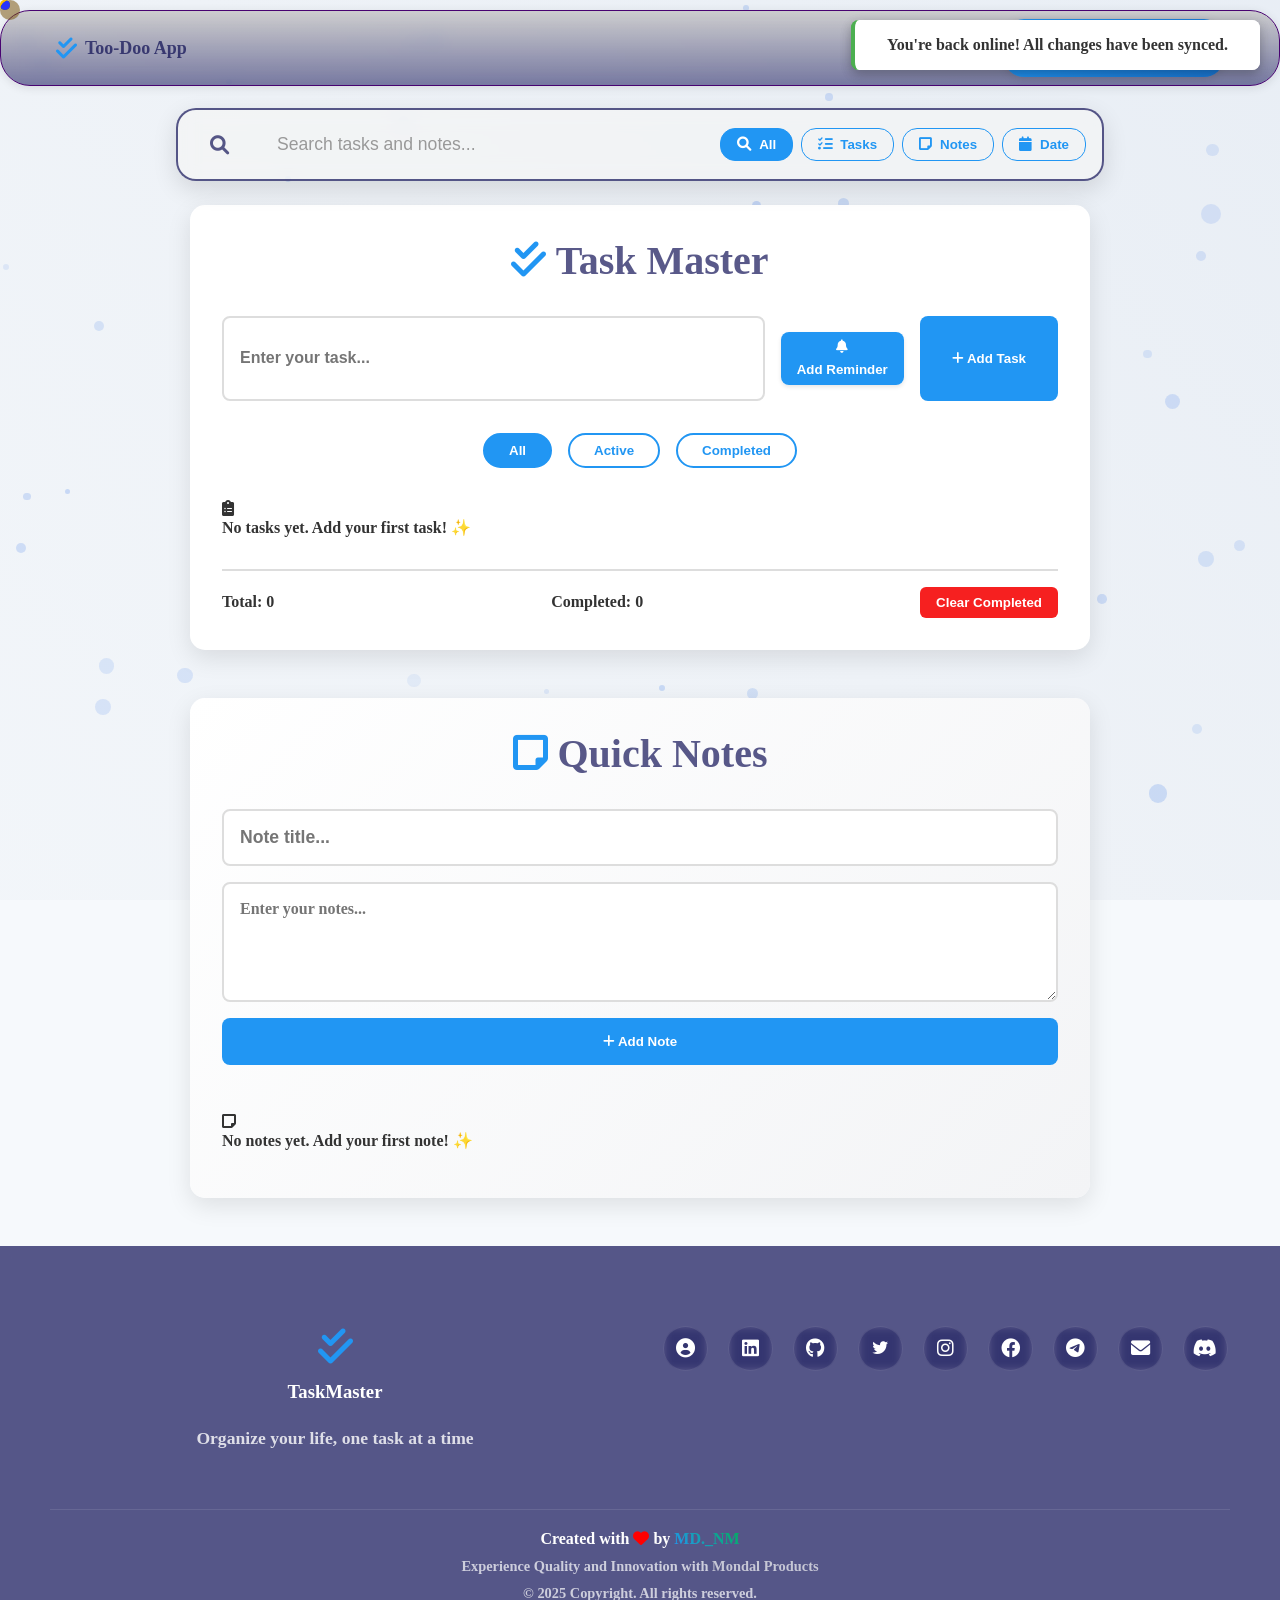
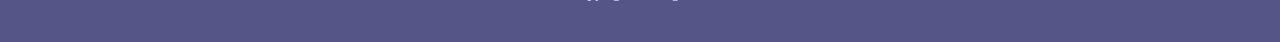
<file: website/Responsive_Websites/To-Do App/index.html>
<!DOCTYPE html>
<html lang="en">

<!-- HEAD SECTION START -->

<head>
    <!-- Character encoding and responsive viewport setup -->
    <meta charset="UTF-8">
    <meta name="viewport" content="width=device-width, initial-scale=1.0">

    <!-- SEO Meta Tags -->
    <meta name="description"
        content="A powerful and intuitive Too-Doo App by MD._NM. Manage your tasks efficiently with features like task filtering, persistence, and more.">
    <meta name="keywords"
        content="Too-Doo App | A Quality Product from Mondal Products, task management, productivity tool, MD._NM">
    <meta name="developer" content="MD. NAYAJ MONDAL">
    <meta name="robots" content="index, follow">
    <meta name="permissions-policy" content="geolocation=*, notifications=*">

    <!-- Open Graph Meta Tags for Social Media -->
    <meta property="og:title" content="Too-Doo App | A Quality Product from Mondal Products">
    <meta property="og:description" content="Manage your tasks efficiently with this powerful Too-Doo App">
    <meta property="og:type" content="website">
    <meta name="theme-color" content="#2196f3">

    <!-- Page Title -->
    <title>Too-Doo App | A Quality Product from Mondal Products</title>

    <!-- External Resources -->
    <!-- Favicon -->
    <link rel="icon" href="assets/favicon.jpg" type="image/jpg">
    <!-- Font Awesome Icons -->
    <link rel="stylesheet" href="https://cdnjs.cloudflare.com/ajax/libs/font-awesome/6.0.0/css/all.min.css">
    <!-- Boxicons -->
    <link href='https://cdn.jsdelivr.net/npm/boxicons@2.0.5/css/boxicons.min.css' rel='stylesheet'>
    <!-- Custom Styles -->
    <link rel="stylesheet" href="styles.css">
</head>
<!-- HEAD SECTION END -->

<!-- BODY SECTION START -->

<body>
    <!-- Background Animation Container -->
    <div class="background-animation">
        <div class="gradient-bg"></div>
        <div class="particles">
            <!-- Particles will be added by JavaScript -->
        </div>
    </div>

    <!-- Navigation Bar -->
    <nav class="navbar">
        <div class="nav-content">
            <!-- App Logo and Title -->
            <div class="nav-logo">
                <i class="fas fa-check-double"></i>
                <span class="spans"><b>Too-Doo App</b></span>
            </div>
            <!-- Digital Clock Display -->
            <div class="nav-clock">
                <div class="clock-container">
                    <div id="clock"></div>
                    <div id="date"></div>
                </div>
            </div>
        </div>
    </nav>

    <!-- Search Bar Section -->
    <div class="search-section">
        <div class="search-container">
            <div class="search-wrapper">
                <div class="search-icon">
                    <i class="fas fa-search"></i>
                </div>
                <input type="text" id="searchInput" placeholder="Search tasks and notes..."
                    aria-label="Search tasks and notes">
                <div class="search-filters">
                    <button class="search-filter-btn active" data-filter="all">
                        <i class="fas fa-search"></i>
                        <p>All</p>
                    </button>
                    <button class="search-filter-btn" data-filter="tasks">
                        <i class="fas fa-tasks"></i>
                        <p>Tasks</p>
                    </button>
                    <button class="search-filter-btn" data-filter="notes">
                        <i class="fas fa-sticky-note"></i>
                        <p>Notes</p>
                    </button>
                    <button class="search-filter-btn" data-filter="date">
                        <i class="fas fa-calendar"></i>
                        <p>Date</p>
                    </button>
                </div>
            </div>
            <div id="searchResults" class="search-results"></div>
        </div>
    </div>

    <!-- Main Container -->
    <div class="main">
        <div class="container">
            <!-- App Header -->
            <header>
                <h1><i class="fas fa-check-double"></i> <span>Task Master</span></h1>
            </header>

            <!-- Task Input Section -->
            <div class="add-task-container">
                <input type="text" id="taskInput" placeholder="Enter your task..." aria-label="Enter task">
                <button id="addTask" class="btn-add">
                    <i class="fas fa-plus"></i> Add Task
                </button>
            </div>

            <!-- Task Filter Buttons -->
            <div class="filters">
                <button class="filter-btn active" data-filter="all">All</button>
                <button class="filter-btn" data-filter="active">Active</button>
                <button class="filter-btn" data-filter="completed">Completed</button>
            </div>

            <!-- Tasks List Container -->
            <div class="tasks-container">
                <ul id="tasksList" aria-label="Tasks list"></ul>
            </div>

            <!-- Task Statistics Section -->
            <div class="stats">
                <span id="totalTasks">Total: 0</span>
                <span id="completedTasks">Completed: 0</span>
                <button id="clearCompleted" class="btn-clear">Clear Completed</button>
            </div>
        </div>

        <!-- Note Taking Section -->
        <div class="container notes-container">
            <header>
                <h1><i class="fas fa-sticky-note"></i> <span>Quick Notes</span></h1>
            </header>

            <!-- Note Input Section -->
            <div class="add-note-container">
                <input type="text" id="noteTitle" placeholder="Note title..." aria-label="Enter note title">
                <textarea id="noteContent" placeholder="Enter your notes..." aria-label="Enter note content"></textarea>
                <button id="addNote" class="btn-add">
                    <i class="fas fa-plus"></i> Add Note
                </button>
            </div>

            <!-- Notes Display Section -->
            <div class="notes-grid" id="notesGrid">
                <!-- Notes will be dynamically added here -->
            </div>
        </div>
    </div>
    <!-- Footer Section -->
    <footer class="footer">
        <!-- Animated Wave Background -->
        <div class="footer-waves">
            <div class="wave" id="wave1"></div>
            <div class="wave" id="wave2"></div>
            <div class="wave" id="wave3"></div>
            <div class="wave" id="wave4"></div>
        </div>

        <!-- Footer Content -->
        <div class="footer-content">
            <!-- Brand Section -->
            <div class="footer-section">
                <div class="footer-brand">
                    <i class="fas fa-check-double footer-logo"></i>
                    <h3>TaskMaster</h3>
                    <p class="footer-slogan">Organize your life, one task at a time</p>
                </div>
            </div>

            <!-- Social Media Links -->
            <div class="footer-section">
                <div class="social-links">
                    <!-- Portfolio Website -->
                    <a href="https://my-portfolio-website-eight-pi.vercel.app/" target="_blank"
                        rel="noopener noreferrer" class="social-btn" title="Visit Portfolio">
                        <i class=" fa-solid fa-circle-user"></i>
                    </a>
                    <!-- LinkedIn -->
                    <a href="https://www.linkedin.com/in/md-nayaj-mondal" target="_blank" rel="noopener noreferrer"
                        class="social-btn" title="Visit LinkedIn">
                        <i class=" fab fa-linkedin"></i>
                    </a>
                    <!-- GitHub -->
                    <a href="https://github.com/mdnm18" target="_blank" rel="noopener noreferrer" class="social-btn"
                        title="Visit GitHub">
                        <i class=" fab fa-github"></i>
                    </a>
                    <!-- Twitter -->
                    <a href="https://x.com/MD_N_M_18" target="_blank" rel="noopener noreferrer" class="social-btn"
                        title="Visit X">
                        <i class="bx bxl-twitter"></i>
                    </a>

                    <a href=" https://www.instagram.com/md._n.m._india_18" target="_blank" rel="noopener noreferrer"
                        class="social-btn" title="Visit Instagram">
                        <i class=" fab fa-instagram"></i>
                    </a>
                    <!-- Facebook -->
                    <a href="https://www.facebook.com/mdnayaj.mondal" target="_blank" rel="noopener noreferrer"
                        class="social-btn" title="Visit Facebook">
                        <i class=" fab fa-facebook"></i>
                    </a>
                    <!-- Telegram -->
                    <a href="https://www.t.me/Md_NM_18_indian" target="_blank" rel="noopener noreferrer"
                        class="social-btn" title="Visit Telegram">
                        <i class=" fab fa-telegram"></i>
                    </a>
                    <!-- Email -->
                    <a href="mailto:md.n.m.pius18@gmail.com" class="social-btn" title="Visit Email Id">
                        <i class=" fas fa-envelope"></i>
                    </a>
                    <!-- Discord -->
                    <a href="https://www.discordapp.com/users/1241062535994806393" target="_blank"
                        rel="noopener noreferrer" class="social-btn" title="Visit Discord">
                        <i class=" fab fa-discord"></i>
                    </a>
                </div>
            </div>
        </div>

        <!-- Footer Copyright Section -->
        <div class="footer-bottom">
            <p>Created with <i class="fas fa-heart heart-icon"></i> by <span class="author-name">MD._NM</span></p>
            <p class="copyright">Experience Quality and Innovation with<a href="https://mondal-products.vercel.app/"
                    target="_blank" rel="noopener noreferrer"> Mondal Products </a></p>
            <p class="copyright">© 2025 Copyright. All rights reserved.</p>
        </div>
    </footer>

    <!-- JavaScript File -->
    <script src="app.js"></script>
</body>
<!-- BODY SECTION END -->

</html>
</file>
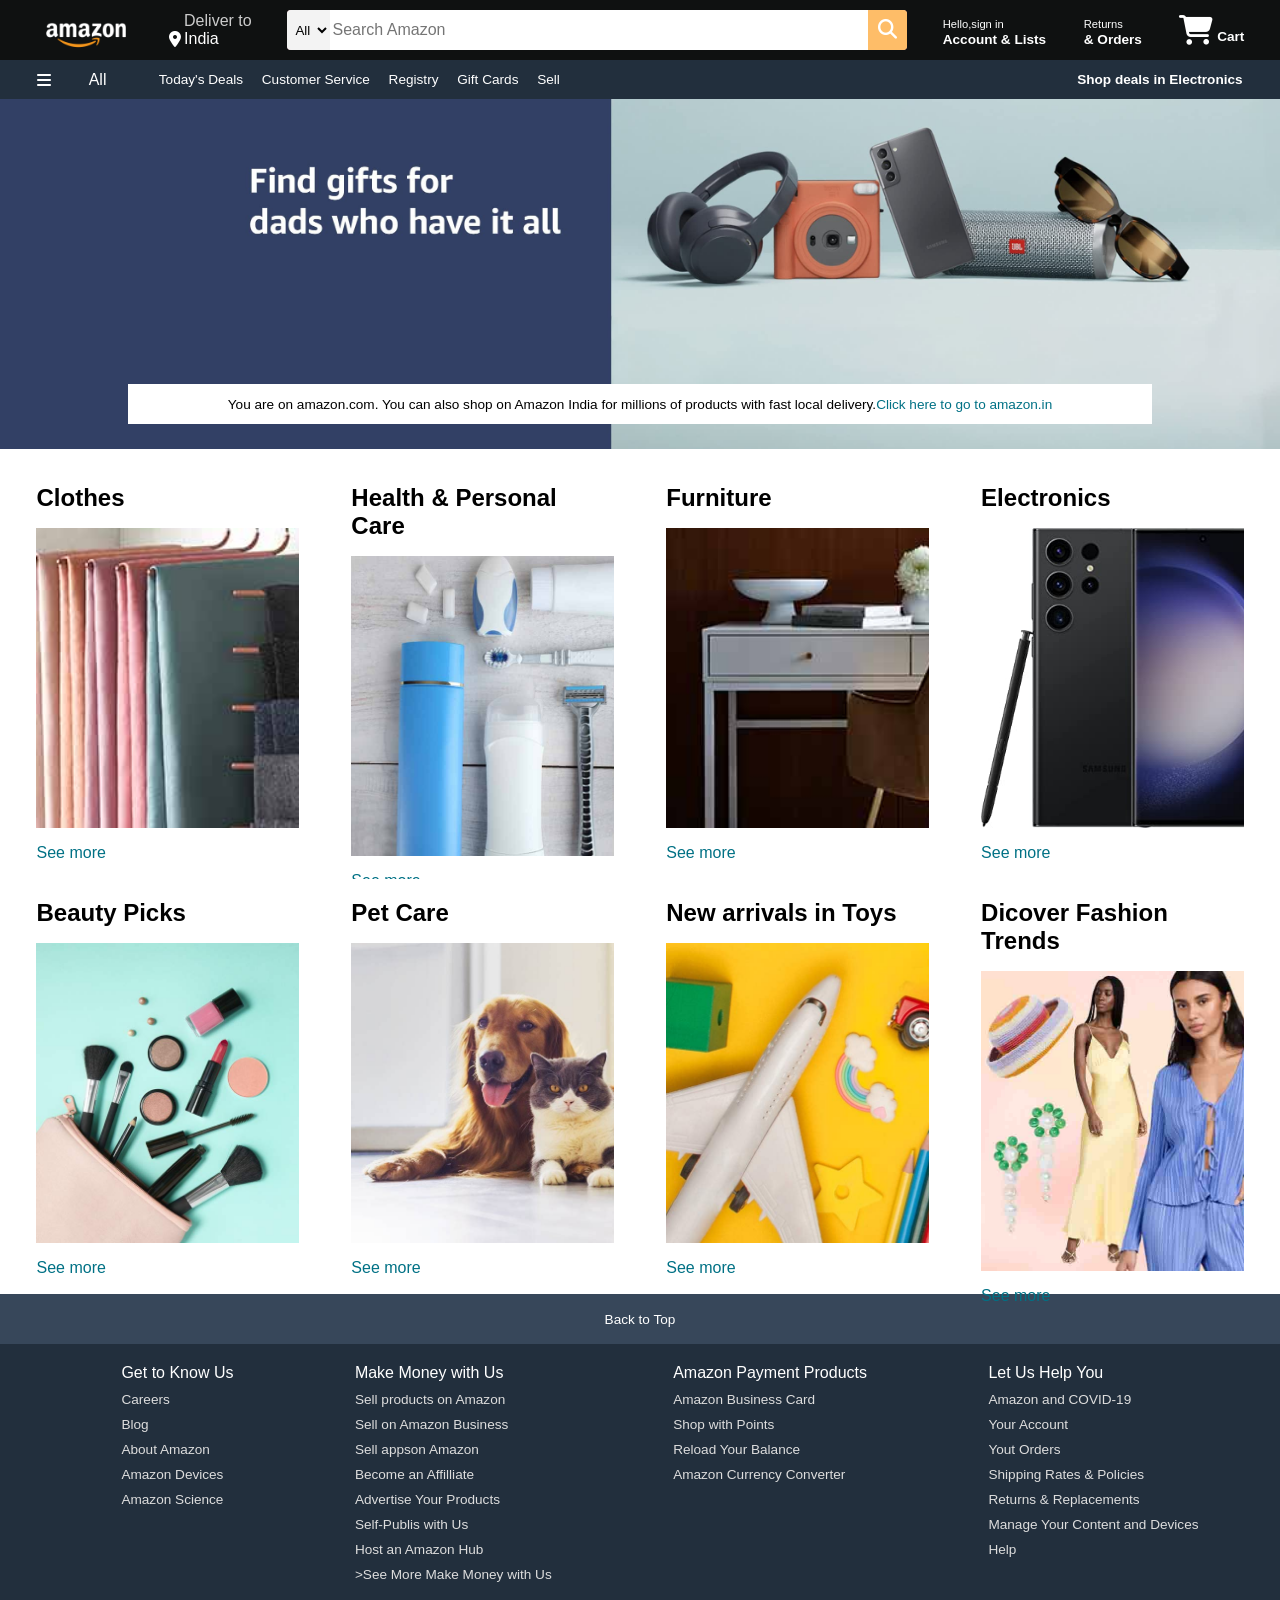
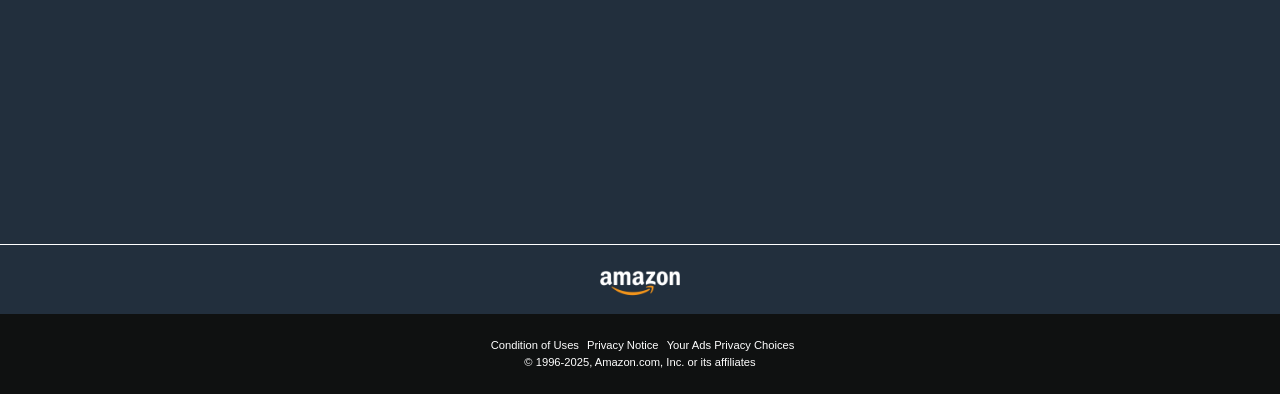
<file: website/Static_Websites/Amazon/index.html>
<!DOCTYPE html>
<html lang="en">
  <head>
    <meta charset="UTF-8" />
    <meta name="viewport" content="width=device-width, initial-scale=1.0" />
    <title>Amazon</title>
    <link
      rel="stylesheet"
      href="https://cdnjs.cloudflare.com/ajax/libs/font-awesome/6.7.2/css/all.min.css"
    />
    <link rel="stylesheet" href="style.css" />
  </head>
  <body>
    <header>
      <div class="navbar">
        <div class="nav-logo border">
          <div class="logo"></div>
        </div>
        <div class="nav-address border">
          <p class="address1">Deliver to</p>
          <div class="add-icon">
            <i class="fa-solid fa-location-dot"></i>
            <p class="address2">India</p>
          </div>
        </div>
        <div class="nav-search">
          <select class="search-select">
            <option>All</option>
          </select>
          <input placeholder="Search Amazon" class="search-input" />
          <div class="search-icon">
            <i class="fa-solid fa-magnifying-glass"></i>
          </div>
        </div>

        <div class="sign-in border">
          <p><span>Hello,sign in</span></p>
          <p class="nav-second">Account & Lists</p>
        </div>
        <div class="return border">
            <p><span>Returns</span></p>
            <p class="nav-second">& Orders</p>
          </div>
          <div class="cart border">
            <i class="fa-solid fa-cart-shopping"></i>
            Cart
          </div>
          </div>
      </div>
      <div class="panel">
        <i class="fa-solid fa-bars"></i>
        All

      <div class="panel-ops
      ">
        <p>Today's Deals</p>
        <p>Customer Service</p>
        <p>Registry</p>
     <p>Gift Cards</p>
     <p>Sell</p>     
     </div>
     <div class="panel-deals">
        Shop deals in Electronics
     </div>
     </div>
     </header>
     <div class="hero-section">
        <div class="hero-message">
        You are on amazon.com. You can also shop on Amazon India for millions of products with fast local delivery.<a href="https://www.amazon.in/">Click here to go to amazon.in</a>
        </div>
     </div>
     <div class="shop-section">
        <div class="box">
           <div class="box-content">
            <h2>Clothes</h2>
            <div class="box-img" style="background-image:url('box1_image.jpg');"></div>
            <p>See more</p>
        </div>
           </div>
        <div class="box">
             <div class="box-content">
            <h2>Health & Personal Care</h2>
            <div class="box-img" style="background-image:url('box2_image.jpg');"></div>
            <p>See more</p>
        </div></div>
        <div class="box">
            <div class="box-content">
                <h2>Furniture</h2>
                <div class="box-img" style="background-image:url('box3_image.jpg');"></div>
                <p>See more</p>
            </div>
        </div>
        <div class="box">
            <div class="box-content">
                <h2>Electronics</h2>
                <div class="box-img" style="background-image:url('box4_image.jpg');"></div>
                <p>See more</p>
            </div>
        </div>
        <div class="box">
            <div class="box-content">
             <h2>Beauty Picks</h2>
             <div class="box-img" style="background-image:url('box5_image.jpg');"></div>
             <p>See more</p>
         </div>
            </div>
         <div class="box">
              <div class="box-content">
             <h2>Pet Care</h2>
             <div class="box-img" style="background-image:url('box6_image.jpg');"></div>
             <p>See more</p>
         </div></div>
         <div class="box">
             <div class="box-content">
                 <h2>New arrivals in Toys</h2>
                 <div class="box-img" style="background-image:url('box7_image.jpg');"></div>
                 <p>See more</p>
             </div>
         </div>
         <div class="box">
             <div class="box-content">
                 <h2>Dicover Fashion Trends</h2>
                 <div class="box-img" style="background-image:url('box8_image.jpg');"></div>
                 <p>See more</p>
             </div>
         </div>
 
        </div>
     </div>
     <footer>
        <div class="foot-panel1">
            Back to Top
        </div>
        <div class="foot-panel2">
            <ul>
                <p>Get to Know Us</p>
                 <a href="#">Careers</a>
                 <a href="#">Blog</a>
                 <a href="#">About Amazon</a>
                 <a href="#">Amazon Devices</a>
                 <a href="#">Amazon Science</a>
            </ul>
            <ul>
                <p>Make Money with Us</p>
                 <a href="#">Sell products on Amazon</a>
                 <a href="#">Sell on Amazon Business</a>
                 <a href="#">Sell appson Amazon</a>
                 <a href="#">Become an Affilliate</a>
                 <a href="#">Advertise Your Products</a>
                 <a href="#">Self-Publis with Us</a>
                 <a href="#">Host an Amazon Hub</a>
                 <a href="#">>See More Make Money with Us</a>
            </ul>
            <ul>
                <p>Amazon Payment Products</p>
                 <a href="#">Amazon Business Card</a>
                 <a href="#">Shop with Points</a>
                 <a href="#">Reload Your Balance</a>
                 <a href="#">Amazon Currency Converter</a>
            
            </ul>
            <ul>
                <p>Let Us Help You</p>
                 <a href="#">Amazon and COVID-19</a>
                 <a href="#">Your Account</a>
                 <a href="#">Yout Orders</a>
                 <a href="#">Shipping Rates & Policies</a>
                 <a href="#">Returns & Replacements</a>
                 <a href="#">Manage Your Content and Devices</a>
                 <a href="#">Help</a>
            </ul>
        </div>
        <div class="foot-panel3">
            <div class="logo"></div>
        </div>
        <div class="foot-panel4">
            <div class="pages">
                <a href="#">Condition of Uses</a>
                <a href="#">Privacy Notice</a>
                <a href="#">Your Ads Privacy Choices</a>
            </div>
            <div class="copyright">© 1996-2025, Amazon.com, Inc. or its affiliates</div>
        </div>
     </footer>
  </body>
</html>
</file>
<file: Games/CSS_Math_Duel/style.css>
* {
    margin: 0;
    padding: 0;
    box-sizing: border-box;
}

body {
    font-family: 'Inter', sans-serif;
    background: linear-gradient(135deg, #667eea 0%, #764ba2 100%);
    min-height: 100vh;
    color: #333;
    overflow-x: hidden;
    position: relative;
}

body::before {
    content: '';
    position: fixed;
    top: 0;
    left: 0;
    width: 100%;
    height: 100%;
    background: 
        radial-gradient(circle at 20% 80%, rgba(120, 119, 198, 0.3) 0%, transparent 50%),
        radial-gradient(circle at 80% 20%, rgba(255, 119, 198, 0.3) 0%, transparent 50%),
        radial-gradient(circle at 40% 40%, rgba(120, 219, 255, 0.2) 0%, transparent 50%);
    pointer-events: none;
    z-index: -1;
}

.game-container {
    max-width: 1200px;
    margin: 0 auto;
    padding: 20px;
    min-height: 100vh;
    display: flex;
    flex-direction: column;
    position: relative;
    z-index: 1;
}

/* Header Styles */
.game-header {
    text-align: center;
    margin-bottom: 30px;
    color: white;
}

.game-header h1 {
    font-size: 3.5rem;
    font-weight: 800;
    margin-bottom: 15px;
    text-shadow: 2px 2px 4px rgba(0,0,0,0.3);
    background: linear-gradient(45deg, #ff6b6b, #4ecdc4, #45b7d1, #96ceb4);
    background-size: 300% 300%;
    -webkit-background-clip: text;
    -webkit-text-fill-color: transparent;
    background-clip: text;
    animation: gradientShift 3s ease-in-out infinite;
}

@keyframes gradientShift {
    0%, 100% { background-position: 0% 50%; }
    50% { background-position: 100% 50%; }
}

.game-header p {
    font-size: 1.3rem;
    opacity: 0.95;
    font-weight: 500;
    text-shadow: 1px 1px 2px rgba(0,0,0,0.2);
    margin-bottom: 20px;
}

.header-decoration {
    display: flex;
    align-items: center;
    justify-content: center;
    gap: 15px;
    margin-top: 20px;
}

.decoration-line {
    width: 60px;
    height: 3px;
    background: linear-gradient(90deg, transparent, rgba(255, 255, 255, 0.8), transparent);
    border-radius: 2px;
    animation: decorationPulse 2s ease-in-out infinite;
}

.decoration-dot {
    width: 8px;
    height: 8px;
    background: rgba(255, 255, 255, 0.9);
    border-radius: 50%;
    animation: decorationGlow 2s ease-in-out infinite;
}

@keyframes decorationPulse {
    0%, 100% { opacity: 0.6; transform: scaleX(1); }
    50% { opacity: 1; transform: scaleX(1.2); }
}

@keyframes decorationGlow {
    0%, 100% { 
        opacity: 0.8; 
        transform: scale(1);
        box-shadow: 0 0 5px rgba(255, 255, 255, 0.5);
    }
    50% { 
        opacity: 1; 
        transform: scale(1.3);
        box-shadow: 0 0 15px rgba(255, 255, 255, 0.8);
    }
}

/* Game Controls */
.game-controls {
    display: flex;
    justify-content: center;
    align-items: center;
    gap: 20px;
    margin-bottom: 30px;
    flex-wrap: wrap;
}

.btn {
    padding: 15px 30px;
    border: none;
    border-radius: 12px;
    font-size: 1.1rem;
    font-weight: 600;
    cursor: pointer;
    transition: all 0.4s cubic-bezier(0.175, 0.885, 0.32, 1.275);
    font-family: 'Inter', sans-serif;
    position: relative;
    overflow: hidden;
    text-transform: uppercase;
    letter-spacing: 0.5px;
}

.btn::before {
    content: '';
    position: absolute;
    top: 0;
    left: -100%;
    width: 100%;
    height: 100%;
    background: linear-gradient(90deg, transparent, rgba(255, 255, 255, 0.2), transparent);
    transition: left 0.5s;
}

.btn:hover::before {
    left: 100%;
}

.btn-primary {
    background: linear-gradient(45deg, #ff6b6b, #ee5a24, #ff8a80);
    background-size: 200% 200%;
    color: white;
    box-shadow: 0 8px 25px rgba(255, 107, 107, 0.4);
    animation: gradientMove 3s ease infinite;
}

.btn-primary:hover {
    transform: translateY(-3px) scale(1.05);
    box-shadow: 0 12px 35px rgba(255, 107, 107, 0.6);
    background-position: right center;
}

.btn-secondary {
    background: linear-gradient(45deg, #74b9ff, #0984e3, #a29bfe);
    background-size: 200% 200%;
    color: white;
    box-shadow: 0 8px 25px rgba(116, 185, 255, 0.4);
    animation: gradientMove 3s ease infinite reverse;
}

.btn-secondary:hover {
    transform: translateY(-3px) scale(1.05);
    box-shadow: 0 12px 35px rgba(116, 185, 255, 0.6);
    background-position: right center;
}

@keyframes gradientMove {
    0%, 100% { background-position: 0% 50%; }
    50% { background-position: 100% 50%; }
}

.game-status {
    background: rgba(255, 255, 255, 0.15);
    padding: 12px 25px;
    border-radius: 30px;
    color: white;
    font-weight: 600;
    backdrop-filter: blur(15px);
    border: 1px solid rgba(255, 255, 255, 0.2);
    box-shadow: 0 8px 32px rgba(0, 0, 0, 0.1);
    transition: all 0.3s ease;
}

.game-status:hover {
    background: rgba(255, 255, 255, 0.2);
    transform: translateY(-2px);
    box-shadow: 0 12px 40px rgba(0, 0, 0, 0.15);
}

/* Race Track Container */
.race-track-container {
    flex: 1;
    background: rgba(255, 255, 255, 0.12);
    border-radius: 25px;
    padding: 35px;
    backdrop-filter: blur(20px);
    box-shadow: 
        0 8px 32px rgba(0, 0, 0, 0.1),
        inset 0 1px 0 rgba(255, 255, 255, 0.2);
    border: 1px solid rgba(255, 255, 255, 0.2);
    position: relative;
    overflow: hidden;
}

.race-track-container::before {
    content: '';
    position: absolute;
    top: 0;
    left: 0;
    right: 0;
    height: 1px;
    background: linear-gradient(90deg, transparent, rgba(255, 255, 255, 0.3), transparent);
}

.race-track {
    position: relative;
    display: flex;
    flex-direction: column;
    gap: 40px;
}

.finish-line {
    position: absolute;
    right: 20px;
    top: 50%;
    transform: translateY(-50%);
    font-size: 3.5rem;
    z-index: 10;
    animation: finishLineGlow 2s ease-in-out infinite;
    filter: drop-shadow(0 0 10px rgba(255, 255, 255, 0.8));
}

@keyframes finishLineGlow {
    0%, 100% { 
        transform: translateY(-50%) scale(1);
        filter: drop-shadow(0 0 10px rgba(255, 255, 255, 0.8));
    }
    50% { 
        transform: translateY(-50%) scale(1.2);
        filter: drop-shadow(0 0 20px rgba(255, 255, 255, 1));
    }
}

/* Player Sections */
.player-section {
    display: grid;
    grid-template-columns: 200px 1fr 300px;
    gap: 25px;
    align-items: center;
    background: rgba(255, 255, 255, 0.95);
    border-radius: 20px;
    padding: 25px;
    box-shadow: 
        0 8px 32px rgba(0, 0, 0, 0.1),
        0 2px 8px rgba(0, 0, 0, 0.05);
    transition: all 0.4s cubic-bezier(0.175, 0.885, 0.32, 1.275);
    border: 1px solid rgba(255, 255, 255, 0.3);
    position: relative;
    overflow: hidden;
}

.player-section::before {
    content: '';
    position: absolute;
    top: 0;
    left: 0;
    right: 0;
    height: 3px;
    background: linear-gradient(90deg, #ff6b6b, #4ecdc4, #45b7d1, #96ceb4);
    background-size: 200% 200%;
    animation: gradientMove 3s ease infinite;
}

.player-section:hover {
    transform: translateY(-4px) scale(1.02);
    box-shadow: 
        0 12px 40px rgba(0, 0, 0, 0.15),
        0 4px 12px rgba(0, 0, 0, 0.1);
}

.player-info h3 {
    font-size: 1.4rem;
    font-weight: 700;
    margin-bottom: 12px;
    color: #2d3436;
    text-shadow: 1px 1px 2px rgba(0, 0, 0, 0.1);
    position: relative;
}

.player-info h3::after {
    content: '';
    position: absolute;
    bottom: -5px;
    left: 0;
    width: 30px;
    height: 3px;
    background: linear-gradient(90deg, #ff6b6b, #4ecdc4);
    border-radius: 2px;
}

.score {
    font-size: 1.2rem;
    font-weight: 700;
    color: #0984e3;
    background: linear-gradient(45deg, #0984e3, #00b894);
    -webkit-background-clip: text;
    -webkit-text-fill-color: transparent;
    background-clip: text;
    text-shadow: none;
}

/* Player Track */
.player-track {
    position: relative;
    height: 70px;
    background: linear-gradient(90deg, #f8f9fa 0%, #e9ecef 50%, #f8f9fa 100%);
    border-radius: 35px;
    overflow: hidden;
    box-shadow: 
        inset 0 2px 10px rgba(0, 0, 0, 0.1),
        0 4px 15px rgba(0, 0, 0, 0.1);
    border: 2px solid rgba(255, 255, 255, 0.8);
    position: relative;
}

.player-track::before {
    content: '';
    position: absolute;
    top: 0;
    left: 0;
    right: 0;
    bottom: 0;
    background: linear-gradient(90deg, 
        transparent 0%, 
        rgba(255, 255, 255, 0.3) 50%, 
        transparent 100%);
    animation: shimmer 2s ease-in-out infinite;
}

@keyframes shimmer {
    0%, 100% { transform: translateX(-100%); }
    50% { transform: translateX(100%); }
}

.track-progress {
    position: absolute;
    top: 0;
    left: 0;
    height: 100%;
    background: linear-gradient(90deg, #00b894, #00cec9, #00d2a7);
    background-size: 200% 200%;
    border-radius: 35px;
    transition: width 0.6s cubic-bezier(0.175, 0.885, 0.32, 1.275);
    width: 0%;
    animation: gradientMove 2s ease infinite;
    box-shadow: inset 0 2px 8px rgba(0, 0, 0, 0.2);
}

.avatar {
    position: absolute;
    top: 50%;
    left: 25px;
    transform: translateY(-50%);
    font-size: 2.5rem;
    z-index: 5;
    transition: all 0.6s cubic-bezier(0.175, 0.885, 0.32, 1.275);
    filter: drop-shadow(3px 3px 6px rgba(0, 0, 0, 0.4));
    animation: avatarFloat 3s ease-in-out infinite;
}

@keyframes avatarFloat {
    0%, 100% { transform: translateY(-50%) translateY(0px); }
    50% { transform: translateY(-50%) translateY(-5px); }
}

.avatar.winner {
    animation: winnerCelebration 1s ease-in-out;
    filter: drop-shadow(0 0 20px rgba(255, 215, 0, 0.8));
}

@keyframes winnerCelebration {
    0% { transform: translateY(-50%) scale(1) rotate(0deg); }
    25% { transform: translateY(-50%) scale(1.3) rotate(-10deg); }
    50% { transform: translateY(-50%) scale(1.4) rotate(10deg); }
    75% { transform: translateY(-50%) scale(1.3) rotate(-5deg); }
    100% { transform: translateY(-50%) scale(1.2) rotate(0deg); }
}

/* Question Section */
.question-section {
    display: flex;
    flex-direction: column;
    gap: 10px;
}

.question {
    font-size: 2.2rem;
    font-weight: 800;
    text-align: center;
    color: white;
    background: linear-gradient(45deg, #ff7675, #fd79a8, #fdcb6e);
    background-size: 200% 200%;
    padding: 20px;
    border-radius: 15px;
    box-shadow: 
        0 8px 25px rgba(255, 118, 117, 0.4),
        inset 0 1px 0 rgba(255, 255, 255, 0.3);
    animation: gradientMove 3s ease infinite;
    position: relative;
    overflow: hidden;
    border: 2px solid rgba(255, 255, 255, 0.3);
}

.question::before {
    content: '';
    position: absolute;
    top: 0;
    left: -100%;
    width: 100%;
    height: 100%;
    background: linear-gradient(90deg, transparent, rgba(255, 255, 255, 0.2), transparent);
    animation: questionShimmer 3s ease-in-out infinite;
}

@keyframes questionShimmer {
    0%, 100% { left: -100%; }
    50% { left: 100%; }
}

input[type="number"] {
    padding: 15px 20px;
    border: 2px solid #e9ecef;
    border-radius: 12px;
    font-size: 1.2rem;
    font-weight: 600;
    text-align: center;
    transition: all 0.4s cubic-bezier(0.175, 0.885, 0.32, 1.275);
    font-family: 'Inter', sans-serif;
    background: rgba(255, 255, 255, 0.9);
    box-shadow: 
        0 4px 15px rgba(0, 0, 0, 0.1),
        inset 0 1px 0 rgba(255, 255, 255, 0.8);
    position: relative;
}

input[type="number"]:focus {
    outline: none;
    border-color: #0984e3;
    box-shadow: 
        0 0 0 4px rgba(9, 132, 227, 0.15),
        0 8px 25px rgba(9, 132, 227, 0.2);
    transform: translateY(-2px);
    background: rgba(255, 255, 255, 1);
}

input[type="number"]:disabled {
    background-color: #f8f9fa;
    color: #6c757d;
    cursor: not-allowed;
    opacity: 0.7;
    transform: none;
}

input[type="number"]::placeholder {
    color: #adb5bd;
    font-weight: 500;
}

.feedback {
    text-align: center;
    font-weight: 700;
    font-size: 1.1rem;
    min-height: 25px;
    padding: 8px 15px;
    border-radius: 8px;
    transition: all 0.3s ease;
    position: relative;
    overflow: hidden;
}

.feedback.correct {
    color: #00b894;
    background: rgba(0, 184, 148, 0.1);
    border: 1px solid rgba(0, 184, 148, 0.3);
    animation: feedbackSlideIn 0.4s ease;
    box-shadow: 0 4px 15px rgba(0, 184, 148, 0.2);
}

.feedback.incorrect {
    color: #d63031;
    background: rgba(214, 48, 49, 0.1);
    border: 1px solid rgba(214, 48, 49, 0.3);
    animation: feedbackSlideIn 0.4s ease;
    box-shadow: 0 4px 15px rgba(214, 48, 49, 0.2);
}

@keyframes feedbackSlideIn {
    from { 
        opacity: 0; 
        transform: translateY(-10px) scale(0.9); 
    }
    to { 
        opacity: 1; 
        transform: translateY(0) scale(1); 
    }
}

@keyframes fadeIn {
    from { opacity: 0; transform: translateY(-10px); }
    to { opacity: 1; transform: translateY(0); }
}

/* Winner Modal */
.winner-modal {
    position: fixed;
    top: 0;
    left: 0;
    width: 100%;
    height: 100%;
    background: rgba(0, 0, 0, 0.85);
    display: none;
    justify-content: center;
    align-items: center;
    z-index: 1000;
    backdrop-filter: blur(10px);
}

.modal-content {
    background: linear-gradient(135deg, rgba(255, 255, 255, 0.95), rgba(255, 255, 255, 0.9));
    padding: 50px;
    border-radius: 25px;
    text-align: center;
    box-shadow: 
        0 20px 60px rgba(0, 0, 0, 0.3),
        0 8px 32px rgba(0, 0, 0, 0.1);
    animation: modalSlideIn 0.6s cubic-bezier(0.175, 0.885, 0.32, 1.275);
    border: 1px solid rgba(255, 255, 255, 0.3);
    position: relative;
    overflow: hidden;
    max-width: 500px;
    width: 90%;
}

.modal-content::before {
    content: '';
    position: absolute;
    top: 0;
    left: 0;
    right: 0;
    height: 4px;
    background: linear-gradient(90deg, #ff6b6b, #4ecdc4, #45b7d1, #96ceb4);
    background-size: 200% 200%;
    animation: gradientMove 3s ease infinite;
}

@keyframes modalSlideIn {
    from { 
        opacity: 0; 
        transform: translateY(-50px) scale(0.9); 
    }
    to { 
        opacity: 1; 
        transform: translateY(0) scale(1); 
    }
}

.modal-content h2 {
    font-size: 2.8rem;
    margin-bottom: 25px;
    color: #2d3436;
    background: linear-gradient(45deg, #ff6b6b, #4ecdc4, #45b7d1);
    background-size: 200% 200%;
    -webkit-background-clip: text;
    -webkit-text-fill-color: transparent;
    background-clip: text;
    animation: gradientShift 3s ease-in-out infinite;
    font-weight: 800;
}

.modal-content p {
    font-size: 1.3rem;
    margin-bottom: 35px;
    color: #636e72;
    font-weight: 500;
    line-height: 1.6;
}

/* Confetti Animation */
.confetti-container {
    position: fixed;
    top: 0;
    left: 0;
    width: 100%;
    height: 100%;
    pointer-events: none;
    z-index: 999;
}

.confetti {
    position: absolute;
    width: 12px;
    height: 12px;
    background: #ff6b6b;
    animation: confettiFall 4s linear forwards;
    border-radius: 2px;
    box-shadow: 0 2px 4px rgba(0, 0, 0, 0.2);
}

.confetti:nth-child(odd) {
    border-radius: 50%;
}

.confetti:nth-child(3n) {
    width: 8px;
    height: 8px;
}

.confetti:nth-child(4n) {
    width: 15px;
    height: 15px;
    border-radius: 0;
}

@keyframes confettiFall {
    0% {
        transform: translateY(-100vh) rotate(0deg);
        opacity: 1;
    }
    100% {
        transform: translateY(100vh) rotate(720deg);
        opacity: 0;
    }
}

@keyframes sparkle {
    0% {
        transform: scale(0) rotate(0deg);
        opacity: 1;
    }
    50% {
        transform: scale(1) rotate(180deg);
        opacity: 1;
    }
    100% {
        transform: scale(0) rotate(360deg);
        opacity: 0;
    }
}

/* Responsive Design */
@media (max-width: 768px) {
    .game-container {
        padding: 10px;
    }
    
    .game-header h1 {
        font-size: 2rem;
    }
    
    .player-section {
        grid-template-columns: 1fr;
        gap: 15px;
    }
    
    .player-info {
        text-align: center;
    }
    
    .question {
        font-size: 1.5rem;
        padding: 10px;
    }
    
    .game-controls {
        flex-direction: column;
        gap: 15px;
    }
    
    .race-track-container {
        padding: 20px;
    }
}

@media (max-width: 480px) {
    .game-header h1 {
        font-size: 1.5rem;
    }
    
    .question {
        font-size: 1.2rem;
    }
    
    .avatar {
        font-size: 1.5rem;
    }
    
    .modal-content {
        padding: 20px;
        margin: 20px;
    }
    
    .modal-content h2 {
        font-size: 2rem;
    }
}

/* Game States */
.game-active .player-section {
    border: 2px solid transparent;
}

.game-active .player-section.active {
    border-color: #00b894;
    box-shadow: 0 0 20px rgba(0, 184, 148, 0.3);
}

/* Loading Animation */
.loading {
    display: inline-block;
    width: 20px;
    height: 20px;
    border: 3px solid rgba(255, 255, 255, 0.3);
    border-radius: 50%;
    border-top-color: #fff;
    animation: spin 1s ease-in-out infinite;
}

@keyframes spin {
    to { transform: rotate(360deg); }
}
</file>
<file: Games/Memory_Match/style.css>
@import url('https://fonts.googleapis.com/css2?family=Biryani:wght@800&display=swap');
* {
    font-family: 'Biryani', sans-serif;
}
html {
    width:100vw;
    height:100%;
}
body {
    margin:0px;
    background-image: -webkit-gradient(linear, left top, left bottom, from(#4481eb), to(#04bedd));
    background-image: -o-linear-gradient(top, #4481eb 0%, #04bedd 100%);
    background-image: linear-gradient(to bottom, #4481eb 0%, #04bedd 100%);
}

p {
    font-size: 40px;
    margin-top:5px;
}
td {
    background-color: transparent;
    height:70px;
    width:70px;
}
td, .inner, .front, .back {
    border-radius: 4px;
}
table {
    margin-top: 80px;
}

#inst {
    width: 85vw;
    background-color: rgba(255,255,255,0.1);
    text-align: center;
    margin-top:16vh;
    -webkit-backdrop-filter: blur(10px);
            backdrop-filter: blur(10px);
    border: 0.2px solid #ffff;
    border-radius: 10px;
    padding: 5px;
}
#inst li {
    text-align: left;
    padding: 5px;
}

button {
    background-color: rgba(255,255,255,0.2);
    -webkit-backdrop-filter: (20px);
    backdrop-filter: (20px);
    color: white;
    margin: 5px;
    border: 0.1px solid #ffff;
    border-radius: 10px;
    font-weight: smaller;
    width:100px;
    font-size:18px;
    padding:5px;
}

#ol {
    position: absolute;
    height:100vh;
    width:100vw;
    background-color: rgba(0,0,200,0.1);
    color: white;
    -webkit-backdrop-filter: blur(8px);
            backdrop-filter: blur(8px);
    z-index:2;
    
}
#iol {
    text-align: center;
    position: absolute;
    width: 100vw;
    top: 35vw;
}

#title {
    background-color: rgba(255,255,255,0.25);
    -webkit-backdrop-filter: blur(15px);
            backdrop-filter: blur(15px);
    border-radius:10px;
    margin: 8px;
    margin-top:0px;
    color: white;
    height:56px;
    text-align: center;
}

#time {
    position: absolute;
    right: 20px;
    font-size: 16px;
    top: 8.5px;
}

#moves {
    position: absolute;
    left: 20px;
    font-size: 16px;
    top:8.5px;
}

#logo {
    font-size: 22px;
    padding-top: 10px;
    display: block;
}

.inner {
    position: relative;
    width: 100%;
    height: 100%;
    text-align: center;
    -webkit-transition: -webkit-transform 0.8s;
            transition: -webkit-transform 0.8s;
         -o-transition: transform 0.8s;
            transition: transform 0.8s;
            transition: transform 0.8s, -webkit-transform 0.8s;
    -webkit-transform-style: preserve-3d;
            transform-style: preserve-3d;
    -webkit-transform: rotateY(0deg);
            transform: rotateY(0deg);
}

.front {
    background-color: rgba(255,255,255,0.3);
}

.back {
    background-color: rgba(255,255,255,0.5);
    -webkit-transform: rotateY(180deg);
            transform: rotateY(180deg);
}

.front, .back {
    position: absolute;
    width: 100%;
    height: 100%;
    -webkit-backface-visibility: hidden;
            backface-visibility: hidden;
}
button:hover, button:active {
    outline:0;
}

.overlay {
  position: fixed;
  top: 0; left: 0;
  width: 100%; height: 100%;
  background: rgba(0, 0, 0, 0.85);
  display: flex;
  flex-direction: column;
  align-items: center;
  justify-content: center;
  z-index: 10;
  color: white;
}

.hidden {
  display: none;
}

.overlay button {
  padding: 10px 20px;
  margin: 10px;
  font-size: 1.2rem;
  cursor: pointer;
  border: none;
  border-radius: 8px;
  background-color: #4CAF50;
  color: white;
  transition: background-color 0.2s;
}

.overlay button:hover {
  background-color: #388E3C;
}
</file>
<file: Games/Minesweeper/style.css>
body {
  font-family: 'Segoe UI', 'Arial', sans-serif;
  display: flex;
  flex-direction: column;
  align-items: center;
  padding: 40px 0;
  min-height: 100vh;
  background: linear-gradient(135deg, #e0e7ef 0%, #b6c6e0 100%);
}

h1 {
  margin-bottom: 28px;
  font-size: 2.5rem;
  letter-spacing: 2px;
  color: #2d3a4a;
  text-shadow: 0 2px 8px #fff, 0 1px 0 #b6c6e0;
}

header {
  width: 100%;
  display: flex;
  justify-content: center;
  align-items: center;
  margin-bottom: 8px;
}

footer {
  margin-top: 36px;
  width: 100%;
  display: flex;
  justify-content: center;
  align-items: center;
}

.credits {
  color: #6a7ba2;
  font-size: 1rem;
  letter-spacing: 1px;
  text-shadow: 0 1px 0 #fff;
  opacity: 0.85;
}

.grid {
  display: grid;
  grid-template-columns: repeat(8, 44px);
  gap: 6px;
  margin-bottom: 28px;
  background: rgba(255,255,255,0.7);
  border-radius: 16px;
  box-shadow: 0 8px 32px #b6c6e0, 0 1.5px 0 #fff;
  padding: 18px;
  border: 2px solid #b6c6e0;
}

.cell {
  width: 44px;
  height: 44px;
  position: relative;
  cursor: pointer;
  border-radius: 8px;
  box-shadow: 0 1px 2px #b6c6e0;
  overflow: hidden;
  background: linear-gradient(145deg, #e3eaf6 60%, #c7d3ea 100%);
  transition: background 0.2s, box-shadow 0.2s, transform 0.1s;
  border: 1.5px solid #b6c6e0;
  display: flex;
  align-items: center;
  justify-content: center;
}

.cell:hover {
  background: linear-gradient(145deg, #d1d9e6 60%, #b6c6e0 100%);
  box-shadow: 0 2px 8px #b6c6e0;
  transform: scale(1.06);
  z-index: 2;
}

.cell:active {
  background: #b6c6e0;
  box-shadow: 0 1px 2px #b6c6e0;
}

.cell input {
  display: none;
}

.cell span {
  width: 100%;
  height: 100%;
  display: none;
  align-items: center;
  justify-content: center;
  background: rgba(255,255,255,0.95);
  border-radius: 8px;
  font-weight: bold;
  font-size: 1.3rem;
  box-shadow: 0 1px 4px #b6c6e0;
  border: 1.5px solid #b6c6e0;
  transition: background 0.2s, color 0.2s, transform 0.2s;
  animation: reveal 0.3s cubic-bezier(.4,2,.6,1) 1;
}

@keyframes reveal {
  0% { transform: scale(0.7); opacity: 0; }
  100% { transform: scale(1); opacity: 1; }
}

.cell input:checked + span {
  display: flex;
}

.cell[data-type="mine"] input:checked + span {
  color: #e53935;
  background: #ffe5e5;
  font-size: 1.5rem;
  text-shadow: 0 2px 8px #fff;
}

.cell[data-type="number"][data-count="1"] input:checked + span { color: #1976d2; }
.cell[data-type="number"][data-count="2"] input:checked + span { color: #388e3c; }
.cell[data-type="number"][data-count="3"] input:checked + span { color: #d32f2f; }
.cell[data-type="number"][data-count="4"] input:checked + span { color: #7b1fa2; }
.cell[data-type="number"][data-count="5"] input:checked + span { color: #fbc02d; }
.cell[data-type="number"][data-count="6"] input:checked + span { color: #0097a7; }
.cell[data-type="number"][data-count="7"] input:checked + span { color: #616161; }
.cell[data-type="number"][data-count="8"] input:checked + span { color: #c2185b; }

button {
  background: linear-gradient(90deg, #e3eaf6 60%, #b6c6e0 100%);
  color: #2d3a4a;
  border: 2px solid #b6c6e0;
  border-radius: 8px;
  font-size: 1.1rem;
  font-weight: bold;
  padding: 10px 32px;
  margin: 0 8px;
  box-shadow: 0 2px 8px #b6c6e0;
  cursor: pointer;
  transition: background 0.2s, color 0.2s, box-shadow 0.2s;
}
button:hover {
  background: #b6c6e0;
  color: #fff;
  box-shadow: 0 4px 16px #b6c6e0;
}

/* Game Over overlay logic */
#gameover-toggle {
  display: none;
}
#gameover-toggle:checked ~ .gameover {
  display: flex;
}
.gameover {
  display: none;
  position: fixed;
  top: 0; left: 0; right: 0; bottom: 0;
  background: rgba(44,62,80,0.92);
  align-items: center;
  justify-content: center;
  z-index: 100;
  color: #fff;
  font-size: 2.5rem;
  flex-direction: column;
  letter-spacing: 2px;
  text-shadow: 0 2px 8px #000, 0 1px 0 #b6c6e0;
}
.gameover button {
  margin-top: 28px;
  font-size: 1.3rem;
  padding: 12px 32px;
  border-radius: 8px;
  border: none;
  background: #fff;
  color: #e53935;
  cursor: pointer;
  font-weight: bold;
  box-shadow: 0 2px 8px #b6c6e0;
  transition: background 0.2s, color 0.2s;
}
.gameover button:hover {
  background: #e53935;
  color: #fff;
}
</file>
<file: Games/Reflex_tester/style.css>
@import url('https://fonts.googleapis.com/css2?family=Orbitron:wght@700&family=Roboto:wght@400;700&display=swap');

:root {
  --bg-dark: #181c24;
  --bg-light: #232a36;
  --accent: #00ff99;
  --accent2: #00cfff;
  --danger: #ff3b3b;
  --text-main: #f4f4f4;
  --text-muted: #b0b8c1;
  --shadow: 0 4px 32px 0 rgba(0,255,153,0.15);
}

html, body {
  height: 100%;
  margin: 0;
  padding: 0;
  font-family: 'Roboto', Arial, sans-serif;
  background: linear-gradient(135deg, var(--bg-dark) 0%, var(--bg-light) 100%);
  color: var(--text-main);
  min-height: 100vh;
}

.container {
  max-width: 420px;
  margin: 2rem auto;
  background: rgba(35, 42, 54, 0.98);
  border-radius: 1.5rem;
  box-shadow: var(--shadow);
  padding: 2rem 1.5rem 1.5rem 1.5rem;
  display: flex;
  flex-direction: column;
  align-items: center;
}

header {
  text-align: center;
  margin-bottom: 1.5rem;
}

h1 {
  font-family: 'Orbitron', monospace;
  font-size: 2.2rem;
  letter-spacing: 2px;
  color: var(--accent);
  margin: 0 0 0.2em 0;
  text-shadow: 0 0 8px var(--accent2);
}

.subtitle {
  color: var(--text-muted);
  font-size: 1.1rem;
  margin-bottom: 0.5em;
}

.game-area {
  width: 100%;
  height: 220px;
  background: var(--bg-light);
  border-radius: 1.2rem;
  box-shadow: 0 2px 16px 0 rgba(0,255,153,0.08);
  display: flex;
  flex-direction: column;
  align-items: center;
  justify-content: center;
  margin-bottom: 1.2rem;
  transition: background 0.3s cubic-bezier(.4,2,.6,1);
  cursor: pointer;
  position: relative;
}

.game-area.active {
  background: var(--accent);
  box-shadow: 0 0 32px 0 var(--accent2);
}

.game-area.false-start {
  background: var(--danger);
  box-shadow: 0 0 32px 0 var(--danger);
}

.message {
  font-size: 1.3rem;
  font-weight: 700;
  text-align: center;
  color: var(--text-main);
  margin-bottom: 1.2rem;
  text-shadow: 0 0 6px var(--accent2);
}

.start-btn {
  background: linear-gradient(90deg, var(--accent2), var(--accent));
  color: #181c24;
  font-family: 'Orbitron', monospace;
  font-size: 1.1rem;
  font-weight: 700;
  border: none;
  border-radius: 2rem;
  padding: 0.8em 2.2em;
  box-shadow: 0 2px 12px 0 var(--accent2);
  cursor: pointer;
  transition: background 0.2s, transform 0.1s;
  outline: none;
}

.start-btn:active {
  background: linear-gradient(90deg, var(--accent), var(--accent2));
  transform: scale(0.97);
}

.stats {
  display: flex;
  justify-content: space-between;
  width: 100%;
  margin: 1.2rem 0 0.5rem 0;
  gap: 0.5rem;
}

.stat {
  background: #232a36;
  border-radius: 1rem;
  padding: 0.7em 1.1em;
  font-size: 1.05rem;
  color: var(--text-main);
  box-shadow: 0 1px 6px 0 rgba(0,255,153,0.07);
  text-align: center;
  flex: 1 1 0;
}

footer {
  margin-top: 1.5rem;
  text-align: center;
  color: var(--text-muted);
  font-size: 0.95rem;
}

@media (max-width: 600px) {
  .container {
    padding: 1.2rem 0.5rem 1rem 0.5rem;
    max-width: 98vw;
  }
  .game-area {
    height: 160px;
  }
  .stats {
    flex-direction: column;
    gap: 0.6rem;
  }
  .stat {
    font-size: 1rem;
    padding: 0.6em 0.7em;
  }
}
</file>
<file: Games/Simon_Says_Game/style.css>
* {
    margin: 0;
    padding: 0;
    box-sizing: border-box;
    font-family: 'Segoe UI', Tahoma, Geneva, Verdana, sans-serif;
  }
  
  body {
    display: flex;
    flex-direction: column;
    min-height: 100vh;
    gap: 2rem;
    padding:3rem 2rem;
    align-items: center;
    justify-content: center;
    background-image: linear-gradient(135deg, #a3d5ff 10%, #048989 90%);
  }
  
  .outerBox {
    background-color: #eaf4f6;
    display: flex;
    flex-direction: column;
    text-align: center;
    padding: 60px 30px;
    border: 4px solid #0b223b;
    border-radius: 20px;
    box-shadow: 0 0 20px rgba(0, 64, 128, 0.3);
    width: 90%;
    max-width: 600px;
  }
  
  .playground {
    padding: 20px;
    display: grid;
    grid-template-columns: repeat(2, 120px);
    gap: 20px;
    justify-content: center;
    margin: 1rem auto;
  }
  
  h2, h3 {
    margin-bottom: 1rem;
    text-shadow: 0 0 10px rgba(36, 89, 162, 0.5);
  }
  
  h2 {
    font-size: 36px;
    color: #2d2d2d;
  }
  
  .heading {
    color: #ffffff;
    margin-top: 3rem;
    text-shadow: 0px 0px 10px #1d3648;
  }
  
  h3 {
    font-size: 20px;
    color: #1f1f1f;
  }
  
  .box {
    border: 3px solid #0d2b6b;
    border-radius: 20px;
    height: 100px;
    width: 100px;
    transition: transform 0.2s ease;
  }
  
  .box:hover {
    transform: scale(1.05);
  }
  
  button {
    background-color: #ffffff;
    color: #222;
    padding: 0.5rem 1rem;
    border-radius: 10px;
    font-size: 18px;
    font-weight: 600;
    cursor: pointer;
    border: 2px solid #0d2b6b;
    transition: all 0.3s ease;
  }
  
  button:hover {
    background-color: #0d2b6b;
    color: #fff;
    box-shadow: 0 0 10px rgba(95, 179, 204, 0.6);
    transform: scale(1.05);
  }
  
  .memoryFlash {
    background-color: white;
    box-shadow: 0 0 10px 5px #d87c12;
  }
  
  .userFlash {
    background-color: black;
    box-shadow: 0 0 10px 5px black;
    height: 95px;
    width: 95px;
  }
  
  .gameOver {
    background-color: #c11a1a;
  }
  
  .scoreFlash {
    color: #0b0606;
    text-shadow: 0px 0px 10px rgb(113, 33, 33);
    font-size: 24px;
  }
  
  .button {
    display: flex;
    justify-content: center;
    gap: 1rem;
    margin-top: 1rem;
  }
  
  a {
    text-decoration: none;
    background-color: #d2f1f1;
    color: black;
    padding: 0.6rem 1.2rem;
    font-weight: 600;
    border-radius: 10px;
    font-size: 18px;
    border: 2px solid #0d2b6b;
    cursor: pointer;
    transition: 0.3s;
    margin-top:5rem;
  }
  
  a:hover {
    transform: scale(1.05);
    background-color: #0d2b6b;
    color: white;
  }
  
  .nav-link {
    display: flex;
    justify-content: center;
    margin-top: 2rem;
    width: 100%;
  }
  
  
  .game-content {
    width: 80%;
    max-width: 800px;
    margin: auto;
    display: flex;
    align-items: center;
    flex-direction: column;
    background-color: #0c637d;
    padding: 3rem 2rem;
    box-shadow: 0px 0px 10px 4px #0c637d;
    border-radius: 20px;
  }
  
  .game-content h2 {
    text-align: center;
    color: #f1f1f1;
  }
  
  .game-content p,
  .game-content li {
    font-size: 18px;
    color: #e6f2f3;
    text-align: justify;
    margin-bottom: 1rem;
  }
  
  .game-content li {
    list-style: none;
    margin-left: 1rem;
    position: relative;
    padding-left: 1.5rem;
  }
  
  .game-content li::before {
    content: '✔';
    position: absolute;
    left: 0;
    color: #e6f2f3;
  }
  
  .main-content {
    width: 90%;
    min-height:100vh;
    display: flex;
    flex-direction: column;
    gap: 3rem;
    justify-items: center;
    align-items: center;
    justify-content: center;
  }
  
  @media (max-width: 768px) {
    .outerBox,
    .game-content {
      width: 95%;
      padding: 2rem 1rem;
    }
  
    .playground {
      grid-template-columns: repeat(2, 100px);
      gap: 15px;
    }
  }
  
  @media (min-width: 1024px) {
    .game-content {
      width: 60%;
    }
  }
</file>
<file: Games/Typing_Speed_Test/style.css>
body {
  margin: 0;
  padding: 0;
  background: #dac8f7;
  font-family: Arial, sans-serif;
}

.container {
  max-width: 700px;
  margin: 50px auto;
  background: #fff;
  border-radius: 12px;
  box-shadow: 0 4px 12px #bfcddb;
  padding: 25px 20px;
}

.header {
  text-align: center;
  margin-bottom: 20px;
}
.header h1 {
  color: #6c548a;
  font-size: 28px;
  margin-bottom: 6px;
}
.subtitle {
  color: #928aac;
  font-size: 16px;
}

.level-display {
  text-align: center;
  margin: 13px 0;
  color: #8c7aad;
  font-size: 15px;
}

.level-buttons {
  display: flex;
  gap: 10px;
  justify-content: center;
  margin-bottom: 18px;
}
.level-btn {
  background: #ede4fe;
  color: #7f67a3;
  border: 2px solid #a799d9;
  border-radius: 14px;
  padding: 8px 12px;
  font-size: 15px;
  cursor: pointer;
}
.level-btn.active,
.level-btn:hover {
  background: #7f67a3;
  color: #fff;
}

.content-area {
  display: flex;
  flex-direction: column;
  gap: 18px;
}

.quote-text {
  background: #f0eaff;
  border: 2px solid #cbbdf7;
  border-radius: 10px;
  padding: 20px;
  font-size: 17px;
  min-height: 90px;
  cursor: pointer;
  font-family: monospace;
}

/* Correct & incorrect styles for green and red */
.quote-text span.correct {
  background: #e3fbe6;
  color: #1db954;
}
.quote-text span.incorrect {
  background: #ffeaea;
  color: #d90000;
}
.quote-text span.active {
  background: #e8e0fb;
  color: #715ca9;
  border-bottom: 2px solid #715ca9;
}

.stats-panel {
  display: flex;
  gap: 13px;
  justify-content: space-between;
  margin-bottom: 12px;
}
.stat-box {
  background: #f0ebff;
  border: 1px solid #d8cfff;
  border-radius: 9px;
  padding: 8px 5px;
  flex: 1;
  text-align: center;
}
.stat-label {
  font-size: 12px;
  color: #6e5e8b;
}
.stat-value {
  font-size: 17px;
  color: #6c548a;
  font-weight: bold;
}

.restart-btn {
  margin: 0 auto;
  display: block;
  padding: 10px 20px;
  border: none;
  border-radius: 16px;
  background: #715ca9;
  color: #fff;
  font-size: 16px;
  cursor: pointer;
}
.restart-btn:hover {
  background: #513b7f;
}

@media (max-width: 700px) {
  .container { padding: 12px 6px; }
  .header h1 { font-size: 18px; }
  .quote-text { font-size: 13px; padding: 10px;}
}
</file>
<file: Games/Word_guess/styles.css>
body {
  font-family: 'Clear Sans', 'Segoe UI', Arial, sans-serif;
   background: linear-gradient(to right, #fbc2eb, #a6c1ee);
   
  color: #2c2c3d;
  margin: 0;
  min-height: 100vh;
  display: flex;
  flex-direction: column;
  align-items: center;
  justify-content: flex-start;
}

h1 {
  margin-top: 32px;
  margin-bottom: 16px;
  font-size: 2.2rem;
  letter-spacing: 2px;
  font-family: 'Clear Sans', 'Segoe UI', Arial, sans-serif;
  font-weight: 700;
  color: #fff;
  text-shadow: 0 2px 8px #0008;
}

#game {
  display: flex;
  flex-direction: column;
  align-items: center;
  width: 100vw;
  max-width: 400px;
  margin: 0 auto;
}

#clue-container {
  width: 100%;
  display: flex;
  justify-content: flex-end;
  margin-bottom: 8px;
}

#clue-btn {
  background: #232323;
  color: #ffe066;
  border: none;
  border-radius: 50px;
  padding: 8px 16px;
  font-size: 1.1rem;
  font-weight: bold;
  cursor: pointer;
  display: flex;
  align-items: center;
  gap: 6px;
  box-shadow: 0 2px 8px #0004;
  transition: background 0.2s, color 0.2s, opacity 0.2s;
}
#clue-btn:disabled {
  opacity: 0.5;
  cursor: not-allowed;
}
#clue-icon {
  font-size: 1.3em;
}
#clue-count {
  font-size: 1.1em;
  color: #ffe066;
  font-weight: bold;
}

#board {
  display: grid;
  grid-template-rows: repeat(6, 1fr);
  gap: 8px;
  margin-bottom: 24px;
  position: relative;
  width: calc(100% + 50px);
}

.row {
  display: grid;
  grid-template-columns: repeat(5, 1fr);
  gap: 8px;
}

.tile {
  width: 56px;
  height: 56px;
  background-color: #f0eaff;
  border: 3px solid #ffffff;
  border-radius: 10px;
  color:#2c2c3d;
  display: flex;
  align-items: center;
  justify-content: center;
  font-size: 1.6rem;
  font-weight: bold;
  text-transform: uppercase;
  user-select: none;
  box-shadow: 0 3px 8px rgba(0, 0, 0, 0.05);
  transition: background 0.2s, color 0.2s, transform 0.2s;
  animation: none;
}

.tile.revealed {
  animation: flip 0.5s;
}

@keyframes flip {
  0% { transform: rotateX(0deg); }
  50% { transform: rotateX(90deg); }
  100% { transform: rotateX(0deg); }
}

.tile.correct {
  background: #6aaa64;
  color: #fff;
}

.tile.present {
  background: #c9b458;
  color: #fff;
}

.tile.absent {
  background: #787c7e;
  color: #fff;
}

#keyboard {
  display: flex;
  flex-direction: column;
  gap: 8px;
  margin-bottom: 16px;
  width: 100%;
  max-width: 400px;
}

.keyboard-row {
  display: flex;
  justify-content: center;
  gap: 6px;
}

.key {
   background-color: #ffffff;
  transition: background-color 0.3s;
    color: #2c2c3d;
  border: none;
  border-radius: 8px;
  padding: 14px 12px;
  font-size: 1.1rem;
  font-weight: bold;
  cursor: pointer;
  min-width: 36px;
  text-transform: uppercase;
  transition: transform 0.1s ease;
  user-select: none;
  box-shadow: 0 2px 4px rgba(0,0,0,0.15);
}
.key:hover {
  background-color: #ffd54f; /* Light yellow */
}

.key:active {
    transform: scale(0.96);
  }
.key.correct {
  background: #6aaa64;
  color: #fff;
}
.key.present {
  background: #c9b458;
  color: #fff;
}
.key.absent {
  background: #787c7e;
  color: #fff;
}

#message {
  min-height: 24px;
  text-align: center;
  margin-bottom: 12px;
  font-size: 1.1rem;
}

/*#restart {
    background: #ffffff;
    color: #2c2c3d;
    border-radius: 24px;
    font-weight: 600;
    font-size: 1rem;
    box-shadow: 0 4px 6px rgba(0,0,0,0.2);
  border: none;
  padding: 10px 18px;
  cursor: pointer;
  margin-bottom: 24px;
  transition: background 0.2s;
}
#restart:hover {
  background: #6aaa64;
}
*/


/*#score-counter {
    font-size: 1.4rem;
    font-weight: bold;
    color: #2c2c3d;
    background: transparent;
    box-shadow: none;
  }
#score-amount {
  font-size: 1.2em;
  color: #6aaa64;
  font-weight: bold;
}*/

/* Celebration styles */
#celebration {
  position: fixed;
  top: 0; left: 0; right: 0; bottom: 0;
  pointer-events: none;
  z-index: 1000;
  display: flex;
  align-items: center;
  justify-content: center;
  font-size: 2.5rem;
  color: #ffe066;
  text-shadow: 0 2px 8px #0008;
  opacity: 0;
  animation: pop-celebrate 1.2s forwards;
}
@keyframes pop-celebrate {
  0% { opacity: 0; transform: scale(0.7); }
  30% { opacity: 1; transform: scale(1.1); }
  60% { opacity: 1; transform: scale(1); }
  100% { opacity: 0; transform: scale(0.7); }
}
.confetti {
  position: fixed;
  top: 0; left: 0; width: 100vw; height: 100vh;
  pointer-events: none;
  z-index: 1001;
}
.confetti-piece {
  position: absolute;
  width: 12px; height: 18px;
  border-radius: 3px;
  opacity: 0.8;
  animation: confetti-fall 1.2s linear forwards;
}
@keyframes confetti-fall {
  0% { transform: translateY(-40px) rotate(0deg); }
  100% { transform: translateY(100vh) rotate(360deg); }
}

/*#submit-btn {
  width: 100%;
  max-width: 400px;
  margin: 0 auto 12px auto;
  display: block;
  background: #bdbdbd;
  color: white;
  border: none;
  border-radius: 24px;
  padding: 14px 0;
  font-size: 1.2rem;
  font-weight: 600;
  cursor: not-allowed;
  transition: background 0.2s, transform 0.15s;
  box-shadow: 0 4px 6px rgba(0,0,0,0.2);
}
#submit-btn:hover {
    background: #9e9e9e;
    transform: scale(1.03);
  }
#submit-btn:enabled {
  background: #6aaa64;
  color: #fff;
  cursor: pointer;
}*/

@media (max-width: 500px) {
  #game {
    max-width: 98vw;
  }
  .tile {
    width: 40px;
    height: 40px;
    font-size: 1.2rem;
  }
  #keyboard {
    max-width: 98vw;
  }
  /*#clue-btn {
    padding: 6px 10px;
    font-size: 1em;
  }*/
}
button:hover {
    filter: brightness(1.1);
    transform: scale(1.02);
    transition: transform 0.15s, filter 0.15s;
  }
  
  button:active {
    transform: scale(0.97);
    transition: transform 0.1s;
  }
  #control-row {
    display: flex;
    justify-content: space-between;
    align-items: center;
    width: 100%;
    max-width: 400px;
    gap: 10px;
    padding: 0 8px;
    margin-top: 16px;
    margin-bottom: 24px;
  }
  
  /* Equal button sizes */
  
 
  
  /* Hint button style */
  #clue-btn {
    background-color: #c7971e;
    color: #e4d9d2;
    margin-right: 1px;
     margin-left: 50px;
    justify-content: center;
    align-items: center;
    gap:0.2px;
    height: 52px;
    width:52px;
    border-radius: 50%;
    font-size: 1rem;
    font-weight: bold;
    box-shadow: 0 6px 0 #918903;
    transition: transform 0.15s, filter 0.15s;
  }
  
  /* Submit styles */
  /* Default disabled look */
#submit-btn {
  background-color: #5bb73f;
  height: 48px;
    width:120px;
    border-radius: 24px;
    font-size: 1rem;
    font-weight: bold;
    box-shadow: 0 4px 6px rgba(0, 0, 0, 0.2);
    transition: transform 0.15s, filter 0.15s;
  color: #f0e9e9;
  border: none;
  
  font-weight: bold;
  
  transition: all 0.3s ease;
   box-shadow: 0 6px 0 #3a5038;
}

  
  /* "Not a word" override handled in JS, leave the button's base styling clean */
  
  /* Restart styles */
  #restart {
  width: 50px;
  height: 50px;
  border-radius:70%;
  margin-right: 50px;
     margin-left: 1px;
  background-color: #d993d6;
  border: none;
  font-size: 30px;
  color: #e7e4e4;
  display: flex;
  justify-content: center;
  align-items: center;
  box-shadow: 0 6px 0 #552349;
  cursor: pointer;
  transition: transform 0.2s ease, box-shadow 0.2s ease;
  padding: 0; /* Important to remove stretching */
  }
  
  
  /* Hover effects */
  #clue-btn:hover,
  #submit-btn:hover,
  #restart:hover {
    filter: brightness(1.1);
    transform: scale(1.03);
  }
  

  
  /* Active (click) animation */
  #clue-btn:active,
  #submit-btn:active,
  #restart:active {
    transform: scale(0.95);
  }
  /* Outer delete key (same white style as others) */
  .delete-key {
    background: #ffffff;
    border-radius: 10px;
    min-width: 72px;   /* ⬅️ Wider than standard key */
    height: 60px;
    display: flex;
    align-items: center;
    justify-content: center;
    box-shadow: 0 2px 8px rgba(0, 0, 0, 0.15);
    padding: 0;
  }
  
  /* Inner dark rounded box with white ✕ */
  
  .row.strikethrough .tile {
  opacity: 0.4;
  position: relative;
}
.row.strikethrough::after {
  content: "";
  position: absolute;
  top: 50%;
  left: 0;
  width: 100%;
  border-top: 2px solid #ff6666;
  transform: translateY(-50%);
  z-index: 2;
}

.row-points {
  position: relative;
}
.row-points::after {
  content: attr(data-points);
  position: absolute;
  right: -50px;
  top: 50%;
  transform: translateY(-50%);
  color: #6aaa64;
  font-weight: bold;
  font-size: 1rem;
}
.row.row-points {
  position: relative;
}

.row.row-points::after {
  content: attr(data-points);
  position: absolute;
  right: -40px;
  top: 50%;
  transform: translateY(-50%);
  color: #6aaa64;
  font-weight: bold;
  font-size: 1rem;
}
  #final-score-popup {
  position: fixed;
  top: 50%;
  left: 50%;
  transform: translate(-50%, -50%);
  color: #6aaa64;
  font-size: 2rem;
  font-weight: bold;
  text-align: center;
  text-shadow: 0 2px 8px #0008;
  z-index: 1001;
  padding: 20px;
  background: rgba(255, 255, 255, 0.95);
  border-radius: 12px;
  box-shadow: 0 4px 20px rgba(0, 0, 0, 0.2);
}


/* Reuse same style as game over for restart button */
#final-score-popup button {
  width: 48px;
  height: 48px;
  border-radius: 50%;
  font-size: 1.4rem;
  font-weight: bold;
  background: #6aaa64;
  color: white;
  border: none;
  cursor: pointer;
  margin-top: 20px;
  box-shadow: 0 4px 10px rgba(0, 0, 0, 0.2);
  transition: background 0.2s, transform 0.1s;
}

#final-score-popup button:hover {
  background: #538d4e;
  transform: scale(1.05);
}

#final-score-popup button:active {
  transform: scale(0.92);
}


#game-over-popup {
  position: fixed;
  top: 50%;
  left: 50%;
  transform: translate(-50%, -50%);
  color: #ff4d4f;
  font-size: 2rem;
  font-weight: bold;
  text-align: center;
  text-shadow: 0 2px 8px #0008;
  z-index: 1001;
  padding: 20px;
  background: rgba(255, 255, 255, 0.95);
  border-radius: 12px;
  box-shadow: 0 4px 20px rgba(0, 0, 0, 0.2);
}

#game-over-popup button {
  width: 48px;
  height: 48px;
  border-radius: 50%;
  font-size: 1.4rem;
  font-weight: bold;
  background: #6aaa64;
  color: white;
  border: none;
  cursor: pointer;
  margin-top: 20px;
  box-shadow: 0 4px 10px rgba(0, 0, 0, 0.2);
  transition: background 0.2s, transform 0.1s;
}

#game-over-popup button:hover {
  background: #538d4e;
  transform: scale(1.05);
}

#game-over-popup button:active {
  transform: scale(0.92);
}


@keyframes pop-score {
  0% { opacity: 0; transform: translate(-50%, -50%) scale(0.8); }
  40% { opacity: 1; transform: translate(-50%, -50%) scale(1.1); }
  70% { transform: translate(-50%, -50%) scale(0.95); }
  100% { transform: translate(-50%, -50%) scale(1); }
}
@keyframes shake {
  0% { transform: translateX(0); }
  25% { transform: translateX(-4px); }
  50% { transform: translateX(4px); }
  75% { transform: translateX(-4px); }
  100% { transform: translateX(0); }
}

.tile.shake {
  animation: shake 0.3s;
}
.game-title {
  font-size: 2.5rem;
  color: #6a1b9a;
  text-shadow: 2px 2px #ffd54f;
}
</file>
<file: website/Responsive_Websites/Portfolio/style.css>
*{
    margin:0;
    padding:0;
}
.flex{
    display:flex;
    align-items:flex-start;
}
/* styling navbar*/ 

/*styling the inverted V-shape */
.triangle{
    background:#2e28ca;
    clip-path:polygon(65% 0%, 0% 24%, 0% 62%,100% 100%, 100% 63%,  70% 48%, 100% 30%,100% 0%);
}

.adjacent{
    display:grid;
    grid-template-columns:70vh 40vh;
}
.introduction{
    display : flex;
    align-items: center;
    justify-content: center;
    padding : 5rem 2rem;
    flex-direction: column;
}
.introduction h1{
    font-size:44px;
    margin-bottom:1rem;
}
/*designing the workbtn*/
.workBtn{
    display:flex;
    align-items:center;
    justify-content:space-evenly;
    margin:1.5rem 0 0 0;
    padding:0.85rem;
    border:2px solid white;
    background:#241fb8;
    color:white;
    border-radius:4px;
    font-size:16px;
}

.workBtn div{
    margin:0 0.5rem 0 0.5rem;
}

/*styling the header*/

header{
    display:grid;
    grid-template-columns:repeat(2,1fr);
}
.nav-only{
    display:flex;
    flex-direction:flex-start;
}
.nav-links{
    display:flex;
    align-items:center;
    justify-content:center;
    margin-left:6rem;
    font-family:'lato';
}
.nav-links a{
    margin-right:1rem;
}
.nav-logo{
    margin:0.5rem 0 0 2rem;
}
.navBar{
    margin-left:30rem;
}
.code_image{
    margin-top:7rem;
}
.code_image img{
    width:515;
    height:305;
}
.contact-links{
    font-family:roboto;
    display:block;
    margin:10rem 5rem 10rem 8rem;
}
.contact-links a{
    margin-left:2rem;
    text-decoration:none;
    color:black;
}

/*making the header section responsive*/

@media screen and (max-width:1285.60px){
    .triangle{
        clip-path:polygon(65% 0%, 0% 28%, 0% 60%,100% 100%, 100% 63%,  70% 48%, 100% 30%,100% 0%);
        width:50vw;
    }
    .code_image img{
        margin-top:22vh;
        height:42vh;
        width:32vw;
    }
    .navBar{
        display:none;
    }

}
@media screen and (max-width:1285.60px) and (min-width:1195px){
    .triangle{
        clip-path:polygon(65% 0%, 0% 26%, 0% 60%,100% 100%, 100% 63%,  70% 48%, 100% 30%,100% 0%);
        width:40vw;
    }
    .code_image img{
        height:38vh;
        width:32vw;
    }
}
/*after certain width the inverted triangle will disappear*/
@media screen and (max-width:650px) {
    .triangle{
        display:none;
    }
    .contact-links{
        margin:5rem;
    }
    .introduction{
       display:flex;
       justify-content:center;
       flex-direction:column;
       align-items:center;
       margin-top:3rem;
    }
    .introduction h1, p{
        text-align:center;
    }
    .nav-links{
        margin-left:3rem;
    }
}

/*about-section*/

.about{
    font-family:roboto;
    display:flex;
    align-items:center;
    justify-content:center;
    width: 100vw;
}
.about-div{
    display:flex;
    align-items:center;
    justify-content:center;
}
.about-me{
    margin-left:4rem;
    height:auto;
    width:50vw;
    font-family:'Lato';
}
.about-me h1{
    color:#241fb8;
    font-weight:100;
}
.about-me p{
    text-align:justify;
    margin-top:2.15rem;
    font-size:18px;
    font-weight:50;
}

/* making the about section responsive */

@media screen and (max-width:768px){
    .about-div{
        display:flex;
        justify-content:center;
        flex-direction:column;
    }
    .profile-pic{
        margin-bottom:1rem;
    }
    .profile-pic img{
        transform:scale(0.85);
    }
}

/* EDUACTION SCETION */
#iconDiv{
    background-color :#241fb8;
    border-radius: 50%; 
    padding:0.75rem;
    font-size: 20px;
}
#iconDiv:hover{
    transform: scale(1.05);
}
.educationBox{
    display : flex;
    gap : 2rem;
    align-items: center;
    box-shadow: 0 20px 25px -5px rgba(0, 0, 0, 0.1), 0 10px 10px -5px rgba(0, 0, 0, 0.04);
    border-radius : 10px;
    justify-content: space-around;
    padding : 3rem 3rem;

}
.educationBox h1{
    font-weight: 500;
    font-family: roboto;
    color : #241fb8;
}
.educationBox p{
    text-align: left;
    font-size:18px;
    font-family: roboto;
    font-weight : 600;
}
.educationBox h3{
    display : flex;
    gap:0.5rem;
    margin-top : 0.5rem;
    font-family: roboto;
    font-weight: 400;
}
.educationBox div{
    display: flex;
    flex-direction: column;
    gap :1rem;
}
.educationBox:hover{
    transform: translateY(10px);
    transition-duration: 500ms;
}
.education{
    display : flex;
    flex-direction: column;
    gap :3rem;
    width : 80%;
    margin : auto;
}
/*SERVICES*/ 
.services{
    display: flex;
    flex-direction: column;
    gap:5rem;
}
.heading{
    text-align:center;
    font-family:'lato';
    color:#241fb8;
    margin-top:13rem;
    font-weight:100;
}
.skillDiv{
    box-shadow: 0 20px 25px -5px rgba(0, 0, 0, 0.1), 0 10px 10px -5px rgba(0, 0, 0, 0.04);
    border-radius: 10px;
    padding:2rem 2rem;
    width:80%;
    margin: auto;
}
.skillDiv:hover{
    transform: translateY(10px);
    transition-duration: 500ms;
}
.skillDiv h1{
    text-align: center;
    font-weight: 600;
    color:#2e28ca;
    font-family: roboto;
    margin-bottom:24px;
}
.skill{
    display :flex;
    flex-direction: column;
    align-items: center;
    justify-content: center;
    gap:0.5rem;
    margin-bottom: 1rem;
}
.skill-name p{
    font-family: roboto;
    font-weight: 600;
}
.skill-name{
    display:flex;
    width:80%;
    justify-content: space-between;
}
.progress{
    width:80%;
    background-color: gray;
    height:5px;
    border-radius : 10px;
}
.progress-bar{
    width:80%;
    background-color:#2e28ca;
    height: 5px;
    border-radius: 10px;
}
/*Projects and read time */

.extra-content{
    display:grid;
    grid-template-rows:repeat(2,1fr);
    grid-template-columns:repeat(2,1fr);
}
.left{
    margin:3rem 1rem 2rem 15rem;
}
.right{
    margin:3rem 16rem 2rem 3rem;
}
.content{
    font-family:'lato';
}
.content > p{
    margin-top:2rem;
}
.read{
    margin-top:5rem;
    display:flex;
    gap:1rem;
    font-size: 20px;;
    align-items:center;
}
.link{
    display:flex;
    flex-direction: row;
    gap:2rem;
}

/* making the extra-content responsive as per the requirement*/

@media screen and (max-width:900px){
    .extra-content{
        display:flex;
        flex-direction:column;
    }
    .left, .right{
        margin:3rem;
    }
}

@media screen and (min-width:900px) {
    .education{
        width : 50%;
    }
}


/*making the boxes responsive as per the viewport */


/*help-section*/

.help{
    margin:10rem 0 10rem 0;
    display:flex;
    align-items:center;
    justify-content:center;
    gap:23vw;
}
.help-content{
    font-family:'lato';
}
.help-content h1{
    font-weight:80;
    color:#241fb8;
}
.help-content h3{
    color:black;
    margin-top:0.5rem;
    font-size:28px;
    font-weight:80;
}
/*making the help section responsive*/
@media screen and (max-width:768px){
    .help{
        flex-direction:column;
        gap:10vw;
        margin:2rem;
        margin-bottom:5rem;
    }
}

/*footer-section*/

footer{
    display:flex;
    align-items:center;
    justify-content:center;
    margin-bottom:5rem;
    gap:30vw;
    font-family:'lato';
}
.footer-logo, .contact-section{
    display:flex;
    justify-content:space-evenly;
    align-items:center;
}
.foot-logo{
    margin-right:1.5rem;
}
.contact-section a{
    text-decoration:none;
    color:black;
    margin-left:5vw;
}

/*making the footer-section responsive*/
@media screen and (max-width:768px){
    footer{
        display:flex;
        justify-content:center;
        flex-direction:column;
        gap:10vw;
    }

}

/* LABEL */
.labelDiv{
    width:100%;
    box-shadow: 0 15px 25px -5px rgba(0, 0, 0, 0.1), 0 10px 10px -5px rgba(0, 0, 0, 0.04);
    border-radius: 10px;
    padding:0rem 1rem;

}
.labelDiv input{
    width:90%;
    outline : none;
    border:none;
    padding:0.75rem 0.5rem;
    font-size:medium
}
.labelDiv label{
    display: flex;
    justify-content: space-between;
    align-items: center;
}
.labelDiv i{
    font-size: large;
    padding:2px 4px;
}
textarea{
    width:90%;
    outline:none;
    border:none;
}
.form{
    width:80%;
    margin:4rem auto;
}
.form form{
    display:flex;
    flex-direction: column;
    gap:2rem;
    align-items: center;
}
.sendMsg{
    border-radius: 10px;
    background-color:#241fb8;
    color:white;
    padding:0.5rem 1.5rem;
    border:none;
    outline:none;
    font-size: 16px;
}
</file>
<file: website/Responsive_Websites/To-Do App/styles.css>
/* Theme Variables */
:root {
  --primary-color: #2196f3;
  --secondary-color: #1976d2;
  --text-color: #333;
  --light-gray: #f5f5f5;
  --border-color: #ddd;
  --footer-bg: #1a1a1a;
  --footer-text: #ffffff;

  /* Light Theme Colors */
  --light-gradient-1: #f6f9fc;
  --light-gradient-2: #eef2f7;
  --light-gradient-3: #e3eaf3;
  --light-particle: rgb(100, 149, 237);

  /* Dark Theme Colors */
  --dark-gradient-1: #f6f9fc;
  --dark-gradient-2: #eef2f7;
  --dark-gradient-3: #e3eaf3;
  --dark-particle: rgb(123, 137, 251);

  /* Animation Settings */
  --gradient-angle: 45deg;
  --animation-duration: 15s;
}

* {
  margin: 0;
  padding: 0;
  box-sizing: border-box;
}

a {
  text-decoration: none;
  color: whitesmoke;
}

body {
  font-family: Cambria, Cochin, Georgia, Times, "Times New Roman", system-ui,
    -apple-system, BlinkMacSystemFont, serif;
  background: linear-gradient(135deg, #f5f7fa 0%, #c3cfe2 100%);
  min-height: 100vh;
  color: var(--text-color);
  display: flex;
  flex-direction: column;
  font-weight: 600;
  margin: 0;
  min-height: 100vh;
  position: relative;
  overflow-x: hidden;
  background: var(--light-gradient-1);
}

/* Animated Background Container */
.background-animation {
  position: fixed;
  top: 0;
  left: 0;
  right: 0;
  bottom: 0;
  z-index: -1;
  overflow: hidden;
}

/* Gradient Background */
.gradient-bg {
  position: absolute;
  width: 200%;
  height: 200%;
  top: -50%;
  left: -50%;
  background: linear-gradient(
    var(--gradient-angle),
    var(--light-gradient-1),
    var(--light-gradient-2),
    var(--light-gradient-3)
  );
  animation: gradient-rotation var(--animation-duration) ease-in-out infinite;
}

/* Floating Particles */
.particles {
  position: absolute;
  width: 100%;
  height: 100%;
}

.particle {
  position: absolute;
  background: var(--light-particle);
  border-radius: 50%;
  pointer-events: none;
}

/* Generate 50 particles with random positions and sizes */
@for $i from 1 through 50 {
  .particle:nth-child(#{$i}) {
    width: #{random(20)}px;
    height: #{random(20)}px;
    left: #{random(100)}%;
    top: #{random(100)}%;
    animation: float-#{$i} #{random(10) + 5}s ease-in-out infinite;
    opacity: #{random(100) / 100};
  }
}

/* Dark Theme */
@media (prefers-color-scheme: dark) {
  body {
    background: var(--dark-gradient-1);
  }

  .gradient-bg {
    background: linear-gradient(
      var(--gradient-angle),
      var(--dark-gradient-1),
      var(--dark-gradient-2),
      var(--dark-gradient-3)
    );
  }

  .particle {
    background: var(--dark-particle);
  }
}

/* Animations */
@keyframes gradient-rotation {
  0% {
    transform: rotate(0deg);
  }
  50% {
    transform: rotate(180deg);
  }
  100% {
    transform: rotate(360deg);
  }
}

@keyframes float {
  0%,
  100% {
    transform: translateY(0) translateX(0);
  }
  50% {
    transform: translateY(-20px) translateX(10px);
  }
}

/* Add smooth transition for theme changes */
body,
.gradient-bg,
.particle {
  transition: background 0.5s ease, background-color 0.5s ease;
}

/* Reduced Motion Preference */
@media (prefers-reduced-motion: reduce) {
  .gradient-bg {
    animation: none;
  }
  .particle {
    animation: none;
  }
}

/* Navbar Styles */
.navbar {
  background: linear-gradient(
    to bottom,
    rgba(191, 189, 189, 0.7),
    rgba(1, 1, 75, 0.5)
  );
  -webkit-backdrop-filter: blur(8px);
  backdrop-filter: blur(8px);
  box-shadow: 0 2px 10px rgba(0, 0, 0, 0.1);
  padding: 0.5rem 0;
  position: sticky;
  top: 10px;
  right: 10px;
  left: 10px;
  z-index: 1000;
  border-radius: 30px;
  border: 1px solid rgb(72, 3, 113);
}

.nav-content {
  max-width: 1200px;
  margin: 0 auto;
  padding: 0 1rem;
  display: flex;
  justify-content: space-between;
  align-items: center;
}

.nav-logo {
  display: flex;
  align-items: center;
  gap: 0.5rem;
  font-size: 1.5rem;
  color: var(--primary-color);
}

.nav-subtitle {
  font-size: 1rem;
  color: var(--text-color);
  opacity: 0.8;
  margin-left: 0.5rem;
}

.nav-clock {
  text-align: center;
  animation: fadeIn 0.5s ease-out;
}

.clock-container {
  background: linear-gradient(
    135deg,
    var(--primary-color),
    var(--secondary-color)
  );
  padding: 0.5rem 1.5rem;
  border-radius: 20px;
  color: white;
  box-shadow: 0 2px 10px rgba(0, 0, 0, 0.1);
  transition: transform 0.3s ease;
}

.clock-container:hover {
  transform: translateY(-2px);
}

#clock {
  font-size: 1.2rem;
  font-weight: bold;
  margin-bottom: 0.2rem;
}

#date {
  font-size: 0.9rem;
  opacity: 0.9;
}

@keyframes fadeIn {
  from {
    opacity: 0;
    transform: translateY(-10px);
  }
  to {
    opacity: 1;
    transform: translateY(0);
  }
}

/* Responsive Design Updates */
@media (max-width: 768px) {
  .nav-content {
    flex-direction: row;
    gap: 1rem;
    padding: 0.5rem;
  }

  .nav-clock {
    width: auto;
  }

  .clock-container {
    padding: 0.3rem 0.5rem;
  }

  #clock {
    font-size: 1rem;
  }

  #date {
    font-size: 0.8rem;
  }
}

/* Search Section Styles */
.search-section {
  width: 75%;
  margin: 2rem auto 1rem auto;
  padding: 0 1rem;
}

.search-container {
  position: relative;
  width: 100%;
}

.search-wrapper {
  background: rgba(245, 245, 245, 0.651);
  border-radius: 20px;
  border: 2px solid #01014ba7;
  padding: 0.5rem;
  box-shadow: 0 8px 24px rgba(0, 0, 0, 0.12);
  -webkit-backdrop-filter: blur(10px);
  backdrop-filter: blur(10px);
  display: flex;
  align-items: center;
  transition: all 0.3s ease;
}

.search-wrapper:focus-within {
  transform: translateY(-2px);
  box-shadow: 0 12px 28px rgba(0, 0, 0, 0.15);
  border-color: var(--primary-color);
}

#searchInput {
  flex: 1;
  padding: 1rem 1.5rem;
  border: none;
  background: transparent;
  font-size: 1.1rem;
  color: var(--text-color);
  font-weight: 600;
}

#searchInput:focus {
  outline: none;
}

#searchInput::placeholder {
  color: #999;
  font-weight: 500;
}

.search-icon {
  padding: 0 1.5rem;
  color: #01014ba7;
  font-size: 1.2rem;
  display: flex;
  align-items: center;
}

.search-filters {
  display: flex;
  gap: 0.5rem;
  padding: 0 0.5rem;
}

.search-filter-btn {
  background: transparent;
  border: 1px solid var(--primary-color);
  color: var(--primary-color);
  padding: 0.5rem 1rem;
  border-radius: 15px;
  cursor: pointer;
  transition: all 0.3s ease;
  font-weight: 600;
  display: flex;
  align-items: center;
  gap: 0.5rem;
}

.search-filter-btn:hover,
.search-filter-btn.active {
  background: var(--primary-color);
  color: white;
}

.search-filter-btn i {
  font-size: 0.9rem;
}

.search-results {
  position: absolute;
  top: calc(100% + 0.5rem);
  left: 0;
  right: 0;
  background: white;
  border-radius: 15px;
  box-shadow: 0 8px 24px rgba(0, 0, 0, 0.12);
  max-height: 0;
  overflow: hidden;
  transition: all 0.3s ease;
  z-index: 1000;
}

.search-results.active {
  max-height: 300px;
  padding: 1rem;
  overflow-y: auto;
}

.search-result-item {
  padding: 0.8rem;
  border-radius: 10px;
  margin-bottom: 0.5rem;
  cursor: pointer;
  transition: all 0.2s ease;
  display: flex;
  align-items: center;
  gap: 1rem;
}

.search-result-item:hover {
  background: var(--light-gray);
}

.search-result-item i {
  color: var(--primary-color);
}

/* Responsive Design */
@media (max-width: 1230px) {
  .search-filters > button > p {
    display: none;
  }

  .search-section {
    width: 85%;
  }
}

@media (max-width: 768px) {
  .search-section {
    width: 100%;
    margin: 2rem auto 0 auto;
  }

  .search-wrapper {
    flex-direction: column;
    gap: 1rem;
    padding: 0.5rem;
  }

  .search-filters {
    width: 100%;
    overflow-x: auto;
    padding: 0.3rem 0;
  }

  .search-filters > .search-filter-btn {
    display: flex;
    justify-content: center;
    flex-grow: 1;
    gap: 10px;
  }

  .search-filter-btn {
    white-space: nowrap;
  }

  #searchInput {
    right: 2rem;
    width: 75%;
    padding: 0.5rem;
  }

  .search-icon {
    position: absolute;
    left: 0rem;
    top: 1rem;
  }
}

.result-title {
  font-weight: 600;
  color: var(--text-color);
}

.result-preview {
  font-size: 0.9rem;
  color: #666;
  margin-top: 0.2rem;
}

.result-meta {
  display: block;
  margin-top: 0.3rem;
  color: #888;
}

.result-type {
  color: var(--primary-color);
  font-weight: 600;
}

/* Highlight animation for found items */
@keyframes highlight-pulse {
  0% {
    background-color: rgba(33, 150, 243, 0.1);
  }
  50% {
    background-color: rgba(33, 150, 243, 0.2);
  }
  100% {
    background-color: rgba(33, 150, 243, 0);
  }
}

.highlight {
  animation: highlight-pulse 2s ease-out;
}

.search-result-item {
  border-left: 3px solid transparent;
  transition: all 0.2s ease;
}

.search-result-item:hover {
  border-left-color: var(--primary-color);
  padding-left: 1rem;
}

/* Main Content Styles */
.container {
  max-width: 900px;
  margin: 0.5rem auto 3rem auto;
  padding: 2rem;
  background: white;
  border-radius: 15px;
  box-shadow: 0 8px 24px rgba(0, 0, 0, 0.1);
  animation: slideIn 0.5s ease-out;
  flex: 1;
}

header {
  text-align: center;
  margin-bottom: 2rem;
}

header h1 {
  color: var(--primary-color);
  font-size: 2.5rem;
  animation: bounceIn 0.8s cubic-bezier(0.68, -0.55, 0.265, 1.55);
}

header h1 span {
  color: rgba(1, 1, 75, 0.655);
}

.add-task-container {
  display: flex;
  gap: 1rem;
  margin-bottom: 2rem;
  font-weight: 600;
}

#taskInput {
  flex: 1;
  padding: 1rem;
  border: 2px solid var(--border-color);
  border-radius: 8px;
  font-size: 1rem;
  transition: border-color 0.3s ease;
  font-weight: 600;
}

#taskInput:focus {
  outline: none;
  border-color: var(--primary-color);
  font-weight: 600;
}

.btn-add {
  padding: 1rem 2rem;
  background-color: var(--primary-color);
  color: white;
  border: none;
  border-radius: 8px;
  cursor: pointer;
  transition: transform 0.2s ease, background-color 0.3s ease;
  font-weight: 600;
}

.btn-add:hover {
  background-color: var(--secondary-color);
  transform: translateY(-2px);
}

.filters {
  display: flex;
  justify-content: center;
  gap: 1rem;
  margin-bottom: 2rem;
  font-weight: 600;
}

.filter-btn {
  padding: 0.5rem 1.5rem;
  border: 2px solid var(--primary-color);
  background: transparent;
  color: var(--primary-color);
  border-radius: 20px;
  cursor: pointer;
  transition: all 0.3s ease;
  font-weight: 600;
}

.filter-btn.active {
  background-color: var(--primary-color);
  color: white;
}

.tasks-container {
  margin-bottom: 2rem;
}

#tasksList {
  list-style: none;
  font-weight: 600;
}

.task-item {
  display: flex;
  align-items: center;
  padding: 1rem;
  margin-bottom: 0.5rem;
  background-color: var(--light-gray);
  border-radius: 8px;
  animation: slideIn 0.3s ease-out;
  font-weight: 600;
}

.task-item.completed {
  opacity: 0.7;
}

.task-item.completed .task-text {
  text-decoration: line-through;
  font-weight: 600;
}

.task-checkbox {
  margin-right: 1rem;
  width: 20px;
  height: 20px;
  cursor: pointer;
  font-weight: 600;
}

.task-text {
  flex: 1;
  font-size: 1rem;
}

.delete-btn {
  background: none;
  border: none;
  color: #ff5252;
  cursor: pointer;
  padding: 0.5rem;
  opacity: 0;
  transition: opacity 0.3s ease;
  font-weight: 600;
}

.task-item:hover .delete-btn {
  opacity: 1;
}

.stats {
  display: flex;
  justify-content: space-between;
  align-items: center;
  padding-top: 1rem;
  border-top: 2px solid var(--border-color);
}

.btn-clear {
  padding: 0.5rem 1rem;
  background-color: #f62020;
  color: white;
  border: none;
  border-radius: 6px;
  cursor: pointer;
  font-weight: 600;
  transition: background-color 0.3s ease;
}

.btn-clear:hover {
  background-color: #ff1744;
}

@keyframes slideIn {
  from {
    opacity: 0;
    transform: translateY(20px);
  }
  to {
    opacity: 1;
    transform: translateY(0);
  }
}

@keyframes bounceIn {
  0% {
    opacity: 0;
    transform: scale(0.3);
  }
  50% {
    opacity: 0.9;
    transform: scale(1.1);
  }
  80% {
    opacity: 1;
    transform: scale(0.9);
  }
  100% {
    opacity: 1;
    transform: scale(1);
  }
}

@media (max-width: 768px) {
  .container {
    margin: 2rem 1rem 3rem 1rem;
    padding: 1rem;
  }

  .add-task-container {
    flex-direction: column;
  }

  .btn-add {
    width: 100%;
  }

  .filters {
    flex-wrap: wrap;
  }

  .stats {
    flex-direction: column;
    gap: 1rem;
    text-align: center;
  }
}

/* Notes Container Styles */
.notes-container {
  margin-top: 2rem;
  background: linear-gradient(135deg, #ffffff 0%, #f3f4f6 100%);
}

.add-note-container {
  display: flex;
  flex-direction: column;
  gap: 1rem;
  margin-bottom: 2rem;
}

#noteTitle {
  padding: 1rem;
  border: 2px solid var(--border-color);
  border-radius: 8px;
  font-size: 1.1rem;
  transition: border-color 0.3s ease;
  font-weight: 600;
}

#noteContent {
  padding: 1rem;
  border: 2px solid var(--border-color);
  border-radius: 8px;
  font-size: 1rem;
  min-height: 120px;
  resize: vertical;
  transition: border-color 0.3s ease;
  font-weight: 600;
  font-family: inherit;
}

#noteTitle:focus,
#noteContent:focus {
  outline: none;
  border-color: var(--primary-color);
}

/* Notes Grid Layout */
.notes-grid {
  display: grid;
  grid-template-columns: repeat(auto-fill, minmax(280px, 1fr));
  gap: 1.5rem;
  padding: 1rem 0;
}

.note-card {
  background: white;
  border-radius: 10px;
  padding: 1.5rem;
  box-shadow: 0 4px 6px rgba(0, 0, 0, 0.1);
  transition: transform 0.3s ease, box-shadow 0.3s ease;
  position: relative;
}

.note-card:hover {
  transform: translateY(-5px);
  box-shadow: 0 8px 12px rgba(0, 0, 0, 0.15);
}

.note-header {
  display: flex;
  justify-content: space-between;
  align-items: flex-start;
  margin-bottom: 1rem;
}

.note-title {
  font-size: 1.2rem;
  font-weight: bold;
  color: var(--text-color);
  margin: 0;
  word-break: break-word;
}

.note-actions {
  display: flex;
  gap: 0.5rem;
}

.note-edit-btn,
.note-delete-btn {
  background: none;
  border: none;
  padding: 0.3rem;
  cursor: pointer;
  transition: color 0.3s ease;
}

.note-edit-btn {
  color: var(--primary-color);
}

.note-delete-btn {
  color: #ff5252;
}

.note-edit-btn:hover,
.note-delete-btn:hover {
  transform: scale(1.1);
}

.note-content {
  color: var(--text-color);
  line-height: 1.5;
  white-space: pre-wrap;
  word-break: break-word;
}

.note-date {
  position: absolute;
  bottom: 1rem;
  right: 1rem;
  font-size: 0.8rem;
  color: #666;
  font-style: italic;
}

/* Responsive Design */
@media (max-width: 768px) {
  .notes-grid {
    grid-template-columns: 1fr;
  }

  .add-note-container {
    padding: 0 0.5rem;
  }
}

/* Note Card Animations */
@keyframes noteAppear {
  from {
    opacity: 0;
    transform: translateY(20px);
  }
  to {
    opacity: 1;
    transform: translateY(0);
  }
}

.note-card {
  animation: noteAppear 0.3s ease-out forwards;
}

/* Modern Footer Styles */
.footer {
  position: relative;
  background: #01014ba7;
  min-height: 300px;
  padding: 80px 50px 40px;
  margin-top: auto;
  overflow: hidden;
  -webkit-backdrop-filter: blur(8px);
  backdrop-filter: blur(8px);
}

/* Animated Waves */
.footer-waves {
  position: absolute;
  top: 0;
  left: 0;
  width: 100%;
  overflow: hidden;
  line-height: 0;
  transform: rotate(180deg);
}

.wave {
  position: absolute;
  left: 0;
  width: 200%;
  height: 30px;
  background: url("data:image/svg+xml,%3Csvg xmlns='http://www.w3.org/2000/svg' viewBox='0 0 800 88.7'%3E%3Cpath d='M800 56.9c-155.5 0-204.9-50-405.5-49.9-200 0-250 49.9-394.5 49.9v31.8h800v-.2-31.6z' fill='%23ffffff'/%3E%3C/svg%3E");
  background-size: 50% 100%;
  transform-origin: center bottom;
  opacity: 0.2;
}

#wave1 {
  z-index: 5;
  opacity: 0.7;
  animation: wave 3s linear infinite;
}

#wave2 {
  z-index: 4;
  opacity: 0.5;
  animation: wave 5s linear infinite;
}

#wave3 {
  z-index: 3;
  opacity: 0.3;
  animation: wave 7s linear infinite;
}

#wave4 {
  z-index: 2;
  opacity: 0.2;
  animation: wave 9s linear infinite;
}

@keyframes wave {
  0% {
    transform: translateX(0) translateZ(0) scaleY(1);
  }
  50% {
    transform: translateX(-25%) translateZ(0) scaleY(0.95);
  }
  100% {
    transform: translateX(-50%) translateZ(0) scaleY(1);
  }
}

/* Footer Content */
.footer-content {
  position: relative;
  z-index: 10;
  display: flex;
  justify-content: space-around;
  flex-wrap: wrap;
  gap: 40px;
  color: white;
  font-weight: bolder;
}

.footer-section {
  flex: 1;
  min-width: 300px;
  text-align: center;
}

.footer-brand {
  display: flex;
  flex-direction: column;
  align-items: center;
  gap: 15px;
}

.footer-logo {
  font-size: 2.5rem;
  color: var(--primary-color);
  animation: float 3s ease-in-out infinite;
}

.footer-slogan {
  font-size: 1.1rem;
  opacity: 0.8;
  margin-top: 10px;
}

/* Social Links */
.social-links {
  display: flex;
  justify-content: center;
  flex-wrap: wrap;
  gap: 20px;
}

.social-btn {
  display: flex;
  align-items: center;
  justify-content: center;
  width: 45px;
  height: 45px;
  border-radius: 50%;
  background: rgba(255, 255, 255, 0.1);
  -webkit-backdrop-filter: blur(8px);
  backdrop-filter: blur(5px);
  border: 1px solid rgba(255, 255, 255, 0.1);
  color: white;
  font-size: 1.2rem;
  transition: all 0.3s ease;
}

.social-btn:hover {
  transform: translateY(-5px) rotate(360deg);
  background: var(--primary-color);
  border-color: transparent;
}

/* Footer Bottom */
.footer-bottom {
  position: relative;
  z-index: 10;
  text-align: center;
  color: white;
  margin-top: 60px;
  padding-top: 20px;
  border-top: 1px solid rgba(255, 255, 255, 0.1);
}

.heart-icon {
  color: #ff0000;
  animation: heartbeat 1.5s ease infinite;
}

.author-name {
  background: linear-gradient(45deg, var(--primary-color), #01ae5d);
  -webkit-background-clip: text;
  background-clip: text;
  color: transparent;
  font-weight: bold;
}

.copyright {
  margin-top: 10px;
  opacity: 0.7;
  font-size: 0.9rem;
}

@keyframes float {
  0%,
  100% {
    transform: translateY(0);
  }
  50% {
    transform: translateY(-10px);
  }
}

@keyframes heartbeat {
  0%,
  100% {
    transform: scale(1);
  }
  50% {
    transform: scale(1.2);
  }
}

/* Responsive Design */
@media (max-width: 768px) {
  .footer {
    padding: 60px 20px 30px;
  }

  .footer-section {
    min-width: 100%;
  }

  .social-links {
    gap: 15px;
  }

  .social-btn {
    width: 40px;
    height: 40px;
    font-size: 1rem;
  }
}

/* Custom Cursor Styles */
:root {
  --cursor-color: rgb(118, 78, 4);
  --cursor-size: 20px;
  --cursor-hover-scale: 1.5;
}

/* Base cursor styles */
body {
  cursor: none;
}

/* Custom cursor container */
.cursor-container {
  position: fixed;
  top: 0;
  left: 0;
  width: 100%;
  height: 100%;
  pointer-events: none;
  z-index: 9999;
}

/* Main cursor dot */
.cursor {
  position: fixed;
  width: var(--cursor-size);
  height: var(--cursor-size);
  border-radius: 50%;
  background-color: rgba(118, 78, 4, 0.3);
  mix-blend-mode: difference;
  pointer-events: none;
  transition: transform 0.2s ease;
  z-index: 9999;
  -webkit-backdrop-filter: blur(8px);
  backdrop-filter: invert(1);
}

/* Cursor trail effect */
.cursor-trail {
  position: fixed;
  width: calc(var(--cursor-size) * 0.5);
  height: calc(var(--cursor-size) * 0.5);
  border-radius: 50%;
  background-color: rgb(247, 186, 2);
  pointer-events: none;
  transition: all 0.1s ease;
  z-index: 9998;
}

/* Hover effects for interactive elements */
a:hover ~ .cursor,
button:hover ~ .cursor,
input:hover ~ .cursor,
.task-item:hover ~ .cursor {
  transform: scale(var(--cursor-hover-scale));
  background-color: rgb(30, 3, 205);
  mix-blend-mode: normal;
}

/* Special effects for specific elements */
.btn-add:hover ~ .cursor {
  transform: scale(1.8);
  background-color: rgba(25, 118, 210, 0.6);
}

.delete-btn:hover ~ .cursor {
  transform: scale(1.3);
  background-color: rgba(244, 67, 54, 0.6);
}

.task-checkbox:hover ~ .cursor {
  transform: scale(1.2);
  border: 2px solid var(--primary-color);
  background-color: transparent;
}

/* Hide cursor on mobile devices */
@media (max-width: 768px) {
  .cursor,
  .cursor-trail {
    display: none;
  }
  body {
    cursor: auto;
  }
}

/* Cursor animations */
@keyframes cursorPulse {
  0% {
    transform: scale(1);
    opacity: 0.3;
  }
  50% {
    transform: scale(1.2);
    opacity: 0.5;
  }
  100% {
    transform: scale(1);
    opacity: 0.3;
  }
}

/* Add cursor pulse animation when clicking */
.cursor.clicking {
  animation: cursorPulse 0.5s ease;
}

/* Offline Mode Styles */
.offline-mode {
  /* Subtle visual indication of offline status */
  filter: saturate(0.95);
}

.offline-indicator {
  position: fixed;
  bottom: 20px;
  right: 20px;
  background: rgba(0, 0, 0, 0.8);
  color: white;
  padding: 10px 20px;
  border-radius: 30px;
  display: none;
  align-items: center;
  gap: 10px;
  z-index: 1000;
  animation: slideIn 0.3s ease-out;
  box-shadow: 0 4px 12px rgba(0, 0, 0, 0.15);
}

.offline-indicator i {
  color: #ff5252;
}

/* Offline mode specific adjustments */
.offline-mode .add-task-container,
.offline-mode .add-note-container {
  opacity: 0.9;
}

.offline-mode .btn-add:hover::after {
  content: "(Will sync when online)";
  position: absolute;
  bottom: -25px;
  left: 50%;
  transform: translateX(-50%);
  font-size: 0.8rem;
  white-space: nowrap;
  color: #666;
}

/* Animation for offline indicator */
@keyframes slideIn {
  from {
    transform: translateY(100px);
    opacity: 0;
  }
  to {
    transform: translateY(0);
    opacity: 1;
  }
}

/* Smart Reminders Styles */
.reminder-options {
  margin: 1rem 0;
  padding: 0;
  background: rgba(255, 255, 255, 0.8);
  border-radius: 8px;
  box-shadow: 0 2px 4px rgba(0, 0, 0, 0.1);
}

.btn-reminder {
  display: flex;
  flex-direction: column;
  justify-content: center;
  align-items: center;
  gap: 0.5rem;
  padding: 0.5rem 1rem;
  background-color: var(--primary-color);
  color: white;
  border: none;
  border-radius: 8px;
  cursor: pointer;
  transition: all 0.3s ease;
}

.btn-reminder:hover {
  background-color: var(--secondary-color);
  transform: translateY(-2px);
}

.reminder-details {
  margin-top: 1rem;
  padding: 1rem;
  background: rgba(255, 255, 255, 0.9);
  border-radius: 6px;
  border: 1px solid var(--border-color);
}

.time-reminder,
.location-reminder {
  margin: 0.5rem 0;
}

.time-reminder label,
.location-reminder label {
  display: flex;
  align-items: center;
  gap: 0.5rem;
  font-weight: 600;
}

.location-inputs {
  margin-top: 0.5rem;
  display: flex;
  gap: 0.5rem;
}

.location-inputs input {
  flex: 1;
  padding: 0.5rem;
  border: 1px solid var(--border-color);
  border-radius: 4px;
}

#reminderTime {
  padding: 0.5rem;
  border: 1px solid var(--border-color);
  border-radius: 4px;
  font-family: inherit;
}

/* Responsive Design */
@media (max-width: 768px) {
  .location-inputs {
    flex-direction: column;
  }

  .reminder-options {
    padding: 0;
    margin: 0;
  }
  .btn-reminder {
    width: 100%;
    margin: 0;
    display: flex;
    flex-direction: row;
    justify-content: center;
    flex-grow: 1;
    gap: 10px;
  }
}

.task-reminder {
  display: flex;
  align-items: center;
  gap: 0.5rem;
  font-size: 0.85rem;
  color: #666;
  margin-left: 1rem;
}

.task-reminder i {
  color: var(--primary-color);
}

.reminder-btn {
  background: none;
  border: none;
  color: var(--primary-color);
  cursor: pointer;
  padding: 0.5rem;
  opacity: 0.7;
  transition: all 0.3s ease;
}

.reminder-btn:hover {
  opacity: 1;
  transform: scale(1.1);
}

.remove-reminder-btn {
  background: none;
  border: none;
  color: #ff5252;
  cursor: pointer;
  padding: 0.2rem;
  opacity: 0.7;
  transition: all 0.3s ease;
}

.remove-reminder-btn:hover {
  opacity: 1;
  transform: scale(1.1);
}

.task-item:hover .reminder-btn {
  opacity: 1;
}

/* Notification styles */
@keyframes notificationSlideIn {
  from {
    transform: translateY(-100%);
    opacity: 0;
  }
  to {
    transform: translateY(0);
    opacity: 1;
  }
}

.notification {
  position: fixed;
  top: 20px;
  right: 20px;
  padding: 1rem 2rem;
  border-radius: 8px;
  background: white;
  box-shadow: 0 4px 12px rgba(0, 0, 0, 0.15);
  z-index: 1000;
  animation: notificationSlideIn 0.3s ease-out forwards;
}

.notification.success {
  border-left: 4px solid #4caf50;
}

.notification.warning {
  border-left: 4px solid #ff9800;
}

.notification.error {
  border-left: 4px solid #f44336;
}

.spans {
  font-weight: 900;
  color: rgba(1, 1, 75, 0.655);
  font-size: large;
}
</file>
<file: website/Static_Websites/Amazon/style.css>
* {
    margin: 0;
    font-family: Arial;
    box-sizing: border-box;
}

.navbar {
    height: 60px;
    background-color: #0f1111;
    color: white;
    display:flex;
    align-items: center;
    justify-content: space-evenly;
}

.nav-logo {
    height: 50px;
    width: 100px;
}

.logo {
    background-image: url("amazon_logo.png");
    height: 50px;
    width: 100px;
    background-size: cover;
}

.border {
    border: 2px solid transparent;
    transition:all ; /* Add transition here */
}

.border:hover {
    border: 2px solid white;
}
.nav-search:hover{
    border:2px solid orange;
}
.address1{
    color:#CCCCCC;
    font-size: 085.rem;
    margin-left: 15px;
}
.address2{
    font-size: 1rem;
    margin-left: 3px;
}
.add-icon{
    display: flex;
    align-items: center;
}
.nav-search{
    display:flex;
    justify-content: space-evenly;
    background-color: pink;
    width: 620px;
    height:40px;
    border-radius: 4px;
    transition: all;
}
.search-select{
    background-color: #f3f3f3;
    width:50px;
    text-align: center;
    border-top-left-radius: 4px;
    border-bottom-left-radius: 4px;
    border:none
}
.search-input{
    width:100%;
    font-size:1rem;
    border:none;
}
.search-icon{
    width:45px;
    display: flex;
    justify-content: center;
    align-items: center;
    font-size:1.2rem;
    background-color:#febd68;
    border-top-right-radius: 4px;
    border-bottom-right-radius: 4px;
}
span{
    font-size:0.7rem;
}
.nav-second{
    font-size:0.85rem;
    font-weight: 700;
}
.cart i{
    font-size:30px;
}
.cart{
    font-size: 0.85rem;
    font-weight: 700;
}
.panel{
    height:39px;
    background-color: #222f3d;
    display:flex;
    color:white;
    align-items: center;
    justify-content: space-evenly;
}
.panel-ops p{
 display: inline;
 margin-left: 15px;
}
.panel-ops{
   width:70%;
   font-size:0.85rem;
}
.panel-deals{
    font-size:0.85rem;
    font-weight: 700;
}
.hero-section{
    height:350px;
    background-image:url("hero_image.jpg");
    background-size: cover;
    display: flex;
    justify-content: center;
    align-items: flex-end;
}
.hero-message{
    background-color: white;
  color:black;
  height:40px;
  display:flex;
  align-items:center;
  justify-content: center;
  font-size:0.85rem;
  width:80%;
  margin-bottom: 25px;;
}
.hero-message a{
    color:#007185;
    text-decoration: none;
}
.box{
    
    height: 400px;
    width:23%;
    background-color: white;
    padding:20px 0px 15px;
    margin-top: 15px;
}
.shop-section{
    display:flex;
    flex-wrap:wrap;
    justify-content: space-evenly;
    background: color #e2e7e6;
}
.box-img{
    height:300px;
    background-size:cover;
margin-top: 1rem;
margin-bottom: 1rem;
}
.box-content{
    margin-left: 1rem;
    margin-right:1rem;
}
.box-content p{
    color:#007185;
}
footer{
    margin-top: 15px;
}
.foot-panel1{
    background-color: #37475a;
    color:white;
    height:50px;
    display: flex;
    justify-content: center;
    align-items: center;
    font-size: 0.85rem;
}
.foot-panel2{
    background-color:#222f3d;
    color:white;
    height:500px;
    display: flex;
    justify-content: space-evenly;
}
ul{
    margin-top: 20px;
}
ul a{
    display: block;
 color:#DDDDDD;
 text-decoration: none;
 font-size: 0.85rem;
 margin-top: 10px;
}
.foot-panel3{
    background-color: #222f3d;
    color:white;
    border-top:0.5px solid white;
    height:70px;
    display:flex;
    justify-content: center;
    align-items: center;
}
.logo {
    background-image: url("amazon_logo.png");
    height: 50px;
    width: 100px;
    background-size: cover;
}
.foot-panel4{
    background-color: #0f1111;
    color:white;
    height:80px;
    font-size:0.7rem;
    text-align: center;
    /*display:flex;
    justify-content: center;
    align-items: center;*/
}
.pages{
    
    padding-top: 25px;

}
.pages a{
    text-decoration: none;
    color:white;
    margin-left: 5px;
}
.copyright{
    padding-top: 5px;
}
</file>
